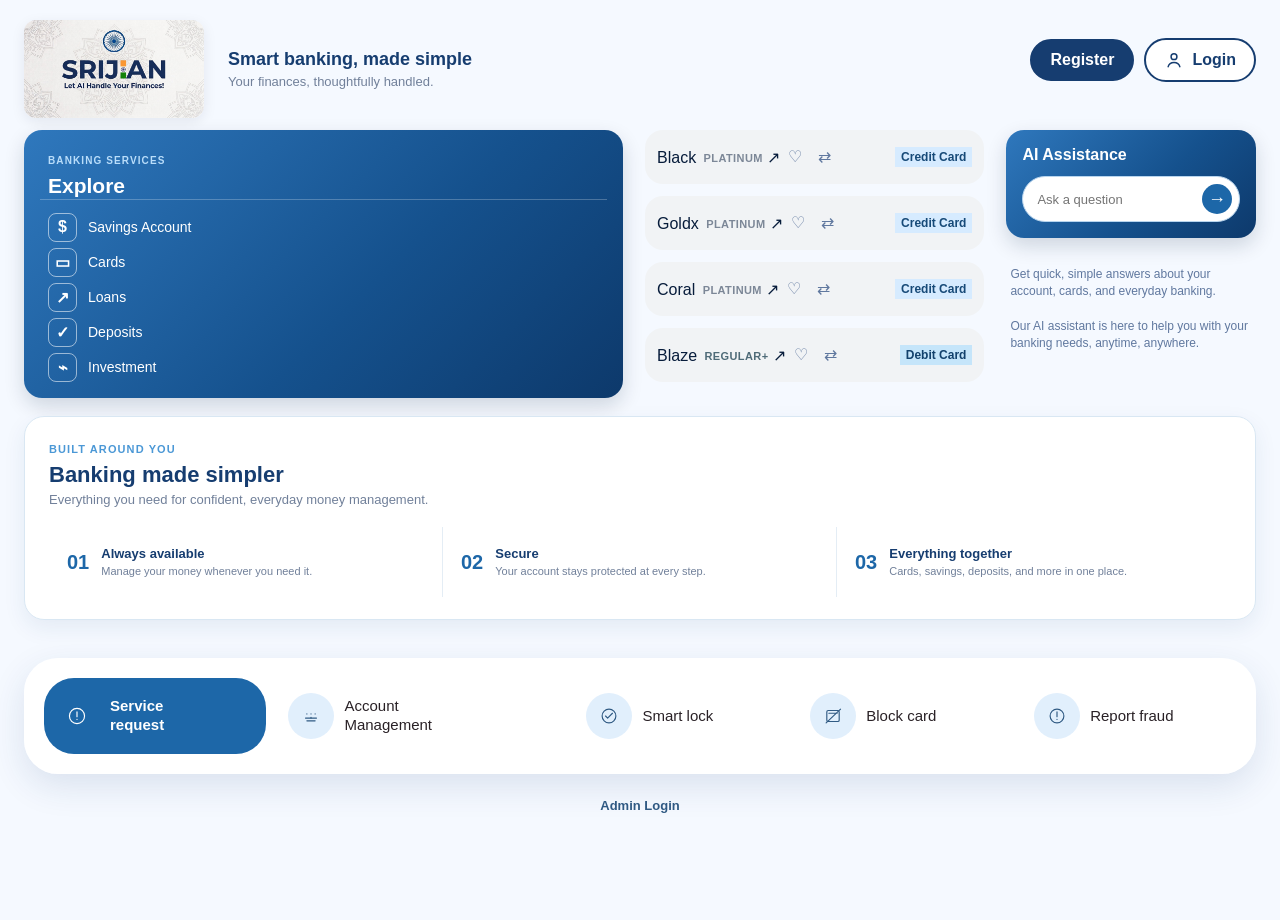
<file: index.html>
<!DOCTYPE html>
<html lang="en">
<head>
	<meta charset="UTF-8">
	<meta name="viewport" content="width=device-width, initial-scale=1.0">
	<title>Starting Page</title>
	<link rel="stylesheet" href="startingPage.css">
</head>
<body>
	<header class="top-bar">
		<logo>
			<img class="logo" src="logo.jpeg" alt="Logo">
		</logo>
		<div class="brand-message">
			<strong>Smart banking, made simple</strong>
			<span>Your finances, thoughtfully handled.</span>
		</div>
		<nav class="auth-actions" aria-label="Account actions">
			<a class="register-button" href="register.html">Register</a>
			<a class="login-button" href="registereduser.html">
				<svg viewBox="0 0 24 24" aria-hidden="true"><circle cx="12" cy="8" r="3.5"/><path d="M5 20c.8-3.1 3.2-5 7-5s6.2 1.9 7 5"/></svg>
				<span>Login</span>
			</a>
		</nav>
	</header>

	<div class="main-content">
		<aside class="feature-sidebar" aria-labelledby="feature-sidebar-title">
			<div class="feature-sidebar-heading">
				<span class="feature-kicker">Banking services</span>
				<h1 id="feature-sidebar-title">Explore</h1>
			</div>
			<nav class="feature-list" aria-label="Banking features">
				<a class="feature-link" href="registereduser.html"><span class="feature-icon">$</span><span>Savings Account</span></a>
				<a class="feature-link" href="card.html"><span class="feature-icon">▭</span><span>Cards</span></a>
				<a class="feature-link" href="loan.html"><span class="feature-icon">↗</span><span>Loans</span></a>
				<a class="feature-link" href="registereduser.html"><span class="feature-icon">✓</span><span>Deposits</span></a>
				<a class="feature-link" href="investement.html"><span class="feature-icon">⌁</span><span>Investment</span></a>
			</nav>
		</aside>

		<aside class="credit-card-list" aria-label="Credit card offers">
		<article class="credit-card-offer">
			<div class="offer-heading"><h2>Black <span class="card-tier">Platinum</span> <span aria-hidden="true">↗</span></h2><span class="offer-actions">♡　⇄</span></div>
			<span class="offer-tag">Credit Card</span>
		</article>
		<article class="credit-card-offer">
			<div class="offer-heading"><h2>Goldx <span class="card-tier">Platinum</span> <span aria-hidden="true">↗</span></h2><span class="offer-actions">♡　⇄</span></div>
			<span class="offer-tag">Credit Card</span>
		</article>
		<article class="credit-card-offer">
			<div class="offer-heading"><h2>Coral <span class="card-tier">Platinum</span> <span aria-hidden="true">↗</span></h2><span class="offer-actions">♡　⇄</span></div>
			<span class="offer-tag">Credit Card</span>
		</article>
		<article class="credit-card-offer">
			<div class="offer-heading"><h2>Blaze <span class="card-tier regular-tier">Regular+</span> <span aria-hidden="true">↗</span></h2><span class="offer-actions">♡　⇄</span></div>
			<span class="offer-tag debit-tag">Debit Card</span>
		</article>
		</aside>

			<div class="compact-ai-column">
				<aside class="compact-ai-box" aria-labelledby="compact-ai-title">
					<div class="compact-ai-heading">
						<h2 id="compact-ai-title">AI Assistance</h2>
					</div>
					<div class="compact-ai-input">
						<input type="text" aria-label="Ask AI assistance" placeholder="Ask a question">
						<button type="button" aria-label="Send question">→</button>
					</div>
				</aside>
				<p class="compact-ai-copy">
					<br>
					Get quick, simple answers about your account, cards, and everyday banking.
					<br>
					<br>
					Our AI assistant is here to help you with your banking needs, anytime, anywhere.
				</p>
			</div>

	</div>

	<section class="banking-highlights" aria-label="Banking highlights">
		<div class="highlights-heading">
			<span>Built around you</span>
			<h2>Banking made simpler</h2>
			<p>Everything you need for confident, everyday money management.</p>
		</div>
		<article class="highlight-item">
			<span class="highlight-value">01</span>
			<div><strong>Always available</strong><small>Manage your money whenever you need it.</small></div>
		</article>
		<article class="highlight-item">
			<span class="highlight-value">02</span>
			<div><strong>Secure</strong><small>Your account stays protected at every step.</small></div>
		</article>
		<article class="highlight-item">
			<span class="highlight-value">03</span>
			<div><strong>Everything together</strong><small>Cards, savings, deposits, and more in one place.</small></div>
		</article>
	</section>

	<section class="quick-actions" aria-label="Quick services">
		<button class="quick-action active-action">
			<svg viewBox="0 0 32 32" aria-hidden="true"><circle cx="16" cy="16" r="11"/><path d="M16 10v7m0 4h.01"/></svg>
			<span>Service<br>request</span>
		</button>
		<button class="quick-action">
			<svg viewBox="0 0 32 32" aria-hidden="true"><path d="M8 19h16M10 13h.01m6 0h.01m6 0h.01M10 23h12"/><path d="M16 19v-1"/></svg>
			<span>Account<br>Management</span>
		</button>
		<button class="quick-action">
			<svg viewBox="0 0 32 32" aria-hidden="true"><circle cx="16" cy="16" r="10"/><path d="m11 16 3 3 7-7"/></svg>
			<span>Smart lock</span>
		</button>
		<button class="quick-action">
			<svg viewBox="0 0 32 32" aria-hidden="true"><rect x="7" y="8" width="18" height="16" rx="2"/><path d="m6 26 21-20M10 12h12"/></svg>
			<span>Block card</span>
		</button>
		<button class="quick-action">
			<svg viewBox="0 0 32 32" aria-hidden="true"><circle cx="16" cy="16" r="10"/><path d="M16 10v7m0 4h.01"/></svg>
			<span>Report fraud</span>
		</button>
	</section>

	<a class="admin-login" href="adLOG.html">Admin Login</a>
<script src="landing-ai-v2.js?v=3"></script>
</body>
</html>
</file>
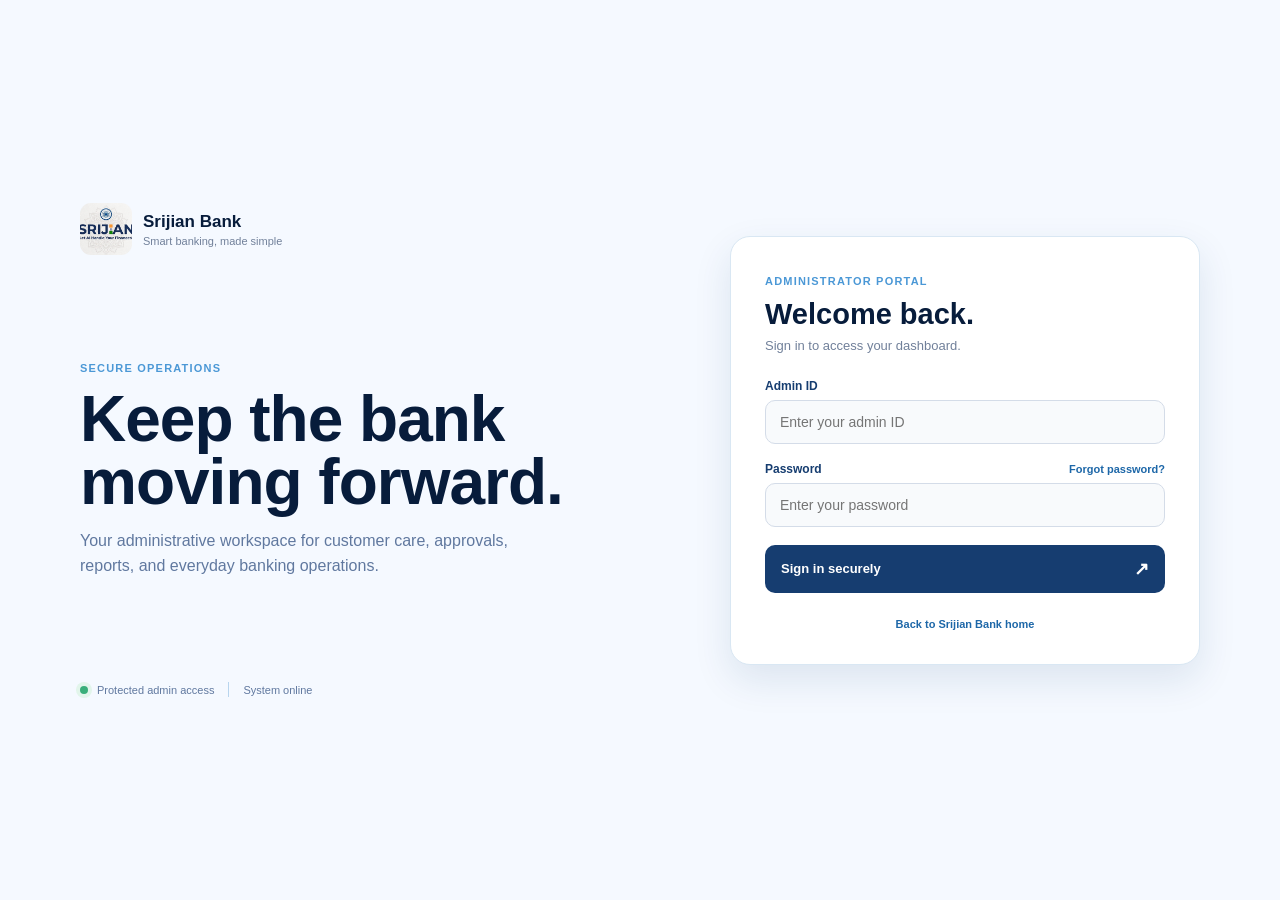
<file: adLOG.html>
<!DOCTYPE html>
<html lang="en">
<head>
	<meta charset="UTF-8">
	<meta name="viewport" content="width=device-width, initial-scale=1.0">
	<title>Admin Login | Srijian Bank</title>
	<link rel="stylesheet" href="adLOG.css">
</head>
<body>
	<main class="admin-login-page">
		<section class="admin-login-intro" aria-labelledby="intro-title">
			<a class="admin-login-brand" href="startingPage.html"><img src="logo.jpeg" alt="Srijian Bank logo"><span><strong>Srijian Bank</strong><small>Smart banking, made simple</small></span></a>
			<div class="intro-copy"><span class="eyebrow">Secure operations</span><h1 id="intro-title">Keep the bank moving forward.</h1><p>Your administrative workspace for customer care, approvals, reports, and everyday banking operations.</p></div>
			<div class="intro-footer"><span class="status-dot"></span><span>Protected admin access</span><span class="intro-divider"></span><span>System online</span></div>
		</section>

		<section class="admin-login-card" aria-labelledby="login-title">
			<div class="card-heading"><span class="eyebrow">Administrator portal</span><h2 id="login-title">Welcome back.</h2><p>Sign in to access your dashboard.</p></div>
			<form class="admin-login-form" action="admin.html" method="get">
				<div class="form-field"><label for="admin-id">Admin ID</label><input id="admin-id" name="admin-id" type="text" placeholder="Enter your admin ID" autocomplete="username" required></div>
				<div class="form-field"><div class="label-line"><label for="admin-password">Password</label><a href="#reset">Forgot password?</a></div><input id="admin-password" name="password" type="password" placeholder="Enter your password" autocomplete="current-password" required></div>				<button type="submit">Sign in securely <span>↗</span></button>
            </form>
			<a class="back-home" href="startingPage.html">Back to Srijian Bank home</a>
		</section>
	</main>
</body>
</html>
</file>
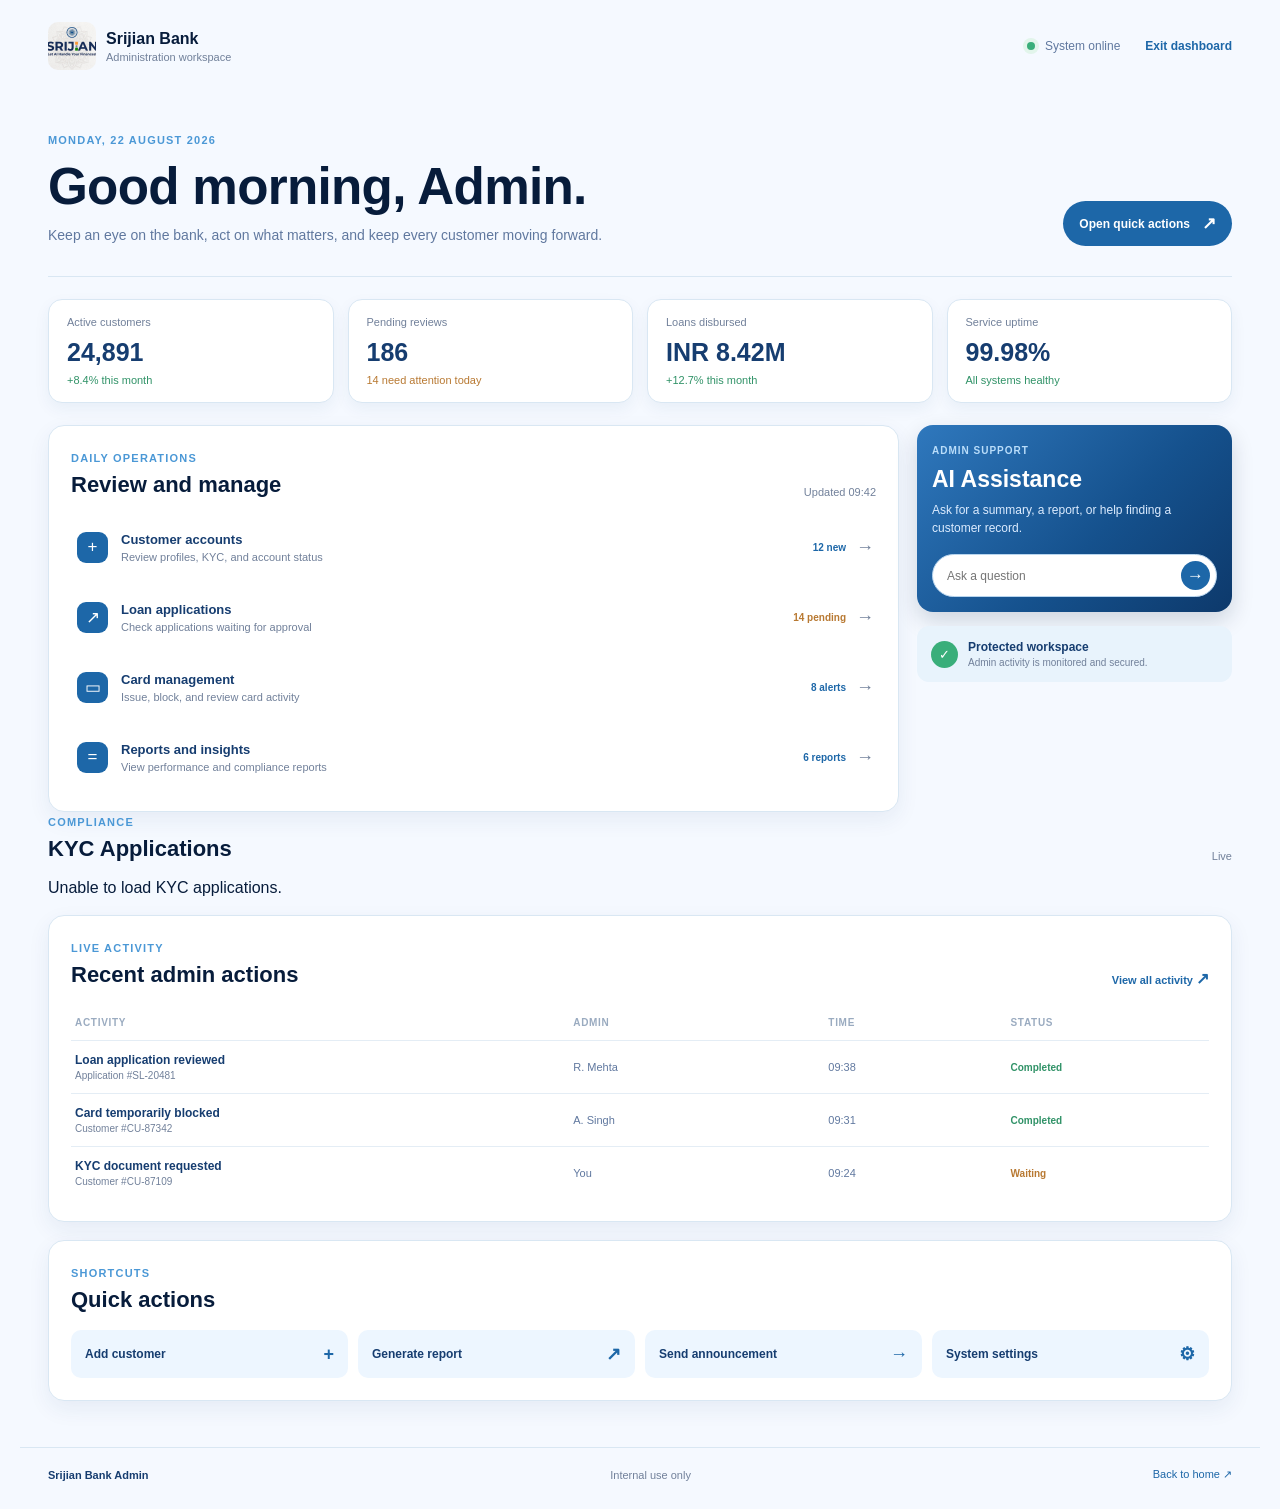
<file: admin.html>
<!DOCTYPE html>
<html lang="en">

<head>

    <meta charset="UTF-8">

    <meta
        name="viewport"
        content="width=device-width, initial-scale=1.0"
    >

    <title>Admin Dashboard | Srijian Bank</title>

    <link
        rel="stylesheet"
        href="admin.css"
    >

</head>


<body>


    <!-- ================= TOP BAR ================= -->

    <header class="admin-topbar">

        <a
            class="admin-brand"
            href="startingPage.html"
        >

            <img
                src="logo.jpeg"
                alt="Srijian Bank logo"
            >

            <span>

                <strong>
                    Srijian Bank
                </strong>

                <small>
                    Administration workspace
                </small>

            </span>

        </a>


        <div class="admin-session">

            <span class="status-dot"></span>

            <span>
                System online
            </span>

            <a href="startingPage.html">
                Exit dashboard
            </a>

        </div>

    </header>



    <main>


        <!-- ================= WELCOME ================= -->

        <section
            class="admin-welcome"
            aria-labelledby="dashboard-title"
        >

            <div>

                <span class="eyebrow">
                    Monday, 22 August 2026
                </span>

                <h1 id="dashboard-title">
                    Good morning, Admin.
                </h1>

                <p>
                    Keep an eye on the bank, act on what matters,
                    and keep every customer moving forward.
                </p>

            </div>


            <a
                class="primary-action"
                href="#quick-actions"
            >

                Open quick actions
                <span>↗</span>

            </a>

        </section>



        <!-- ================= METRICS ================= -->

        <section
            class="metric-grid"
            aria-label="Banking overview"
        >

            <article class="metric-card">

                <span class="metric-label">
                    Active customers
                </span>

                <strong>
                    24,891
                </strong>

                <small class="positive">
                    +8.4% this month
                </small>

            </article>


            <article class="metric-card">

                <span class="metric-label">
                    Pending reviews
                </span>

                <strong>
                    186
                </strong>

                <small class="attention">
                    14 need attention today
                </small>

            </article>


            <article class="metric-card">

                <span class="metric-label">
                    Loans disbursed
                </span>

                <strong>
                    INR 8.42M
                </strong>

                <small class="positive">
                    +12.7% this month
                </small>

            </article>


            <article class="metric-card">

                <span class="metric-label">
                    Service uptime
                </span>

                <strong>
                    99.98%
                </strong>

                <small class="positive">
                    All systems healthy
                </small>

            </article>

        </section>



        <!-- ================= ADMIN GRID ================= -->

        <div class="admin-grid">


            <!-- ================= OPERATIONS ================= -->

            <section
                class="operations-panel"
                aria-labelledby="operations-title"
            >

                <div class="section-heading">

                    <div>

                        <span class="eyebrow">
                            Daily operations
                        </span>

                        <h2 id="operations-title">
                            Review and manage
                        </h2>

                    </div>


                    <span class="panel-date">
                        Updated 09:42
                    </span>

                </div>


                <div class="operation-list">


                    <a
                        class="operation-item"
                        href="#customers"
                    >

                        <span class="operation-icon">
                            +
                        </span>


                        <span>

                            <strong>
                                Customer accounts
                            </strong>

                            <small>
                                Review profiles, KYC, and account status
                            </small>

                        </span>


                        <span class="operation-count">
                            12 new
                        </span>


                        <span class="operation-arrow">
                            →
                        </span>

                    </a>



                    <a
                        class="operation-item"
                        href="#loans"
                    >

                        <span class="operation-icon">
                            ↗
                        </span>


                        <span>

                            <strong>
                                Loan applications
                            </strong>

                            <small>
                                Check applications waiting for approval
                            </small>

                        </span>


                        <span class="operation-count warning-count">
                            14 pending
                        </span>


                        <span class="operation-arrow">
                            →
                        </span>

                    </a>



                    <a
                        class="operation-item"
                        href="#cards"
                    >

                        <span class="operation-icon">
                            ▭
                        </span>


                        <span>

                            <strong>
                                Card management
                            </strong>

                            <small>
                                Issue, block, and review card activity
                            </small>

                        </span>


                        <span class="operation-count">
                            8 alerts
                        </span>


                        <span class="operation-arrow">
                            →
                        </span>

                    </a>



                    <a
                        class="operation-item"
                        href="#reports"
                    >

                        <span class="operation-icon">
                            =
                        </span>


                        <span>

                            <strong>
                                Reports and insights
                            </strong>

                            <small>
                                View performance and compliance reports
                            </small>

                        </span>


                        <span class="operation-count">
                            6 reports
                        </span>


                        <span class="operation-arrow">
                            →
                        </span>

                    </a>

                </div>

            </section>



            <!-- ================= BANK AI ================= -->

            <aside
                class="admin-ai-column"
                aria-labelledby="admin-ai-title"
            >

                <div class="admin-ai-box">

                    <span class="ai-eyebrow">
                        Admin support
                    </span>

                    <h2 id="admin-ai-title">
                        AI Assistance
                    </h2>

                    <p>
                        Ask for a summary, a report, or help finding a customer record.
                    </p>


                    <div class="admin-ai-input">

                        <input
                            id="adminAiInput"
                            type="text"
                            aria-label="Ask admin AI assistance"
                            placeholder="Ask a question"
                        >


                        <button
                            id="adminAiButton"
                            type="button"
                            aria-label="Send question"
                        >
                            →
                        </button>

                    </div>


                    <div id="adminAiResponse"></div>

                </div>



                <div class="security-note">

                    <span class="shield-mark">
                        ✓
                    </span>


                    <div>

                        <strong>
                            Protected workspace
                        </strong>

                        <small>
                            Admin activity is monitored and secured.
                        </small>

                    </div>

                </div>

            </aside>

        </div>



        <!-- =====================================================
             KYC APPLICATIONS
        ====================================================== -->

        <section
            class="kyc-admin-section"
            id="kyc-section"
            aria-labelledby="kyc-title"
        >

            <div class="section-heading">

                <div>

                    <span class="eyebrow">
                        Compliance
                    </span>

                    <h2 id="kyc-title">
                        KYC Applications
                    </h2>

                </div>


                <span class="panel-date">
                    Live
                </span>

            </div>


            <div id="kycApplications">

                <p>
                    Loading KYC applications...
                </p>

            </div>

        </section>



        <!-- ================= ACTIVITY ================= -->

        <section
            class="activity-panel"
            aria-labelledby="activity-title"
        >

            <div class="section-heading">

                <div>

                    <span class="eyebrow">
                        Live activity
                    </span>

                    <h2 id="activity-title">
                        Recent admin actions
                    </h2>

                </div>


                <a
                    class="view-link"
                    href="#activity"
                >

                    View all activity
                    <span>↗</span>

                </a>

            </div>



            <div
                class="activity-table"
                role="table"
                aria-label="Recent admin actions"
            >


                <div
                    class="activity-row activity-header"
                    role="row"
                >

                    <span>
                        Activity
                    </span>

                    <span>
                        Admin
                    </span>

                    <span>
                        Time
                    </span>

                    <span>
                        Status
                    </span>

                </div>



                <div
                    class="activity-row"
                    role="row"
                >

                    <span>

                        <strong>
                            Loan application reviewed
                        </strong>

                        <small>
                            Application #SL-20481
                        </small>

                    </span>


                    <span>
                        R. Mehta
                    </span>


                    <span>
                        09:38
                    </span>


                    <span class="activity-status done">
                        Completed
                    </span>

                </div>



                <div
                    class="activity-row"
                    role="row"
                >

                    <span>

                        <strong>
                            Card temporarily blocked
                        </strong>

                        <small>
                            Customer #CU-87342
                        </small>

                    </span>


                    <span>
                        A. Singh
                    </span>


                    <span>
                        09:31
                    </span>


                    <span class="activity-status done">
                        Completed
                    </span>

                </div>



                <div
                    class="activity-row"
                    role="row"
                >

                    <span>

                        <strong>
                            KYC document requested
                        </strong>

                        <small>
                            Customer #CU-87109
                        </small>

                    </span>


                    <span>
                        You
                    </span>


                    <span>
                        09:24
                    </span>


                    <span class="activity-status waiting">
                        Waiting
                    </span>

                </div>

            </div>

        </section>



        <!-- ================= QUICK ACTIONS ================= -->

        <section
            class="quick-actions"
            id="quick-actions"
            aria-labelledby="actions-title"
        >

            <div class="section-heading">

                <div>

                    <span class="eyebrow">
                        Shortcuts
                    </span>

                    <h2 id="actions-title">
                        Quick actions
                    </h2>

                </div>

            </div>


            <div class="quick-action-grid">

                <a href="#new-user">
                    Add customer
                    <span>+</span>
                </a>


                <a href="#report">
                    Generate report
                    <span>↗</span>
                </a>


                <a href="#broadcast">
                    Send announcement
                    <span>→</span>
                </a>


                <a href="#settings">
                    System settings
                    <span>⚙</span>
                </a>

            </div>

        </section>


    </main>



    <!-- ================= FOOTER ================= -->

    <footer class="admin-footer">

        <span>
            Srijian Bank Admin
        </span>


        <span>
            Internal use only
        </span>


        <a href="startingPage.html">
            Back to home ↗
        </a>

    </footer>



    <!-- ================= BANK AI JAVASCRIPT ================= -->

    <script>

        const input =
            document.querySelector("#adminAiInput");


        const button =
            document.querySelector("#adminAiButton");


        const responseBox =
            document.querySelector("#adminAiResponse");


        button.addEventListener(
            "click",
            async () => {

                const message =
                    input.value.trim();


                if (!message) {
                    return;
                }


                responseBox.innerText =
                    "Thinking...";


                try {

                    const response =
                        await fetch(
                            "https://sih-project-backend-joar.onrender.com/api/ai/bank-chat",
                            {

                                method: "POST",

                                headers: {
                                    "Content-Type":
                                        "application/json"
                                },

                                body: JSON.stringify({
                                    message: message
                                })

                            }
                        );


                    const data =
                        await response.json();


                    if (data.success) {

                        responseBox.innerText =
                            data.response;

                    } else {

                        responseBox.innerText =
                            data.message ||
                            "Something went wrong.";

                    }


                } catch (error) {

                    console.error(
                        "Bank AI error:",
                        error
                    );


                    responseBox.innerText =
                        "Unable to connect to Bank AI.";

                }

            }
        );


        input.addEventListener(
            "keydown",
            (event) => {

                if (event.key === "Enter") {

                    button.click();

                }

            }
        );

    </script>



    <!-- ================= KYC JAVASCRIPT ================= -->

    <script src="admin.js"></script>


</body>

</html>
</file>
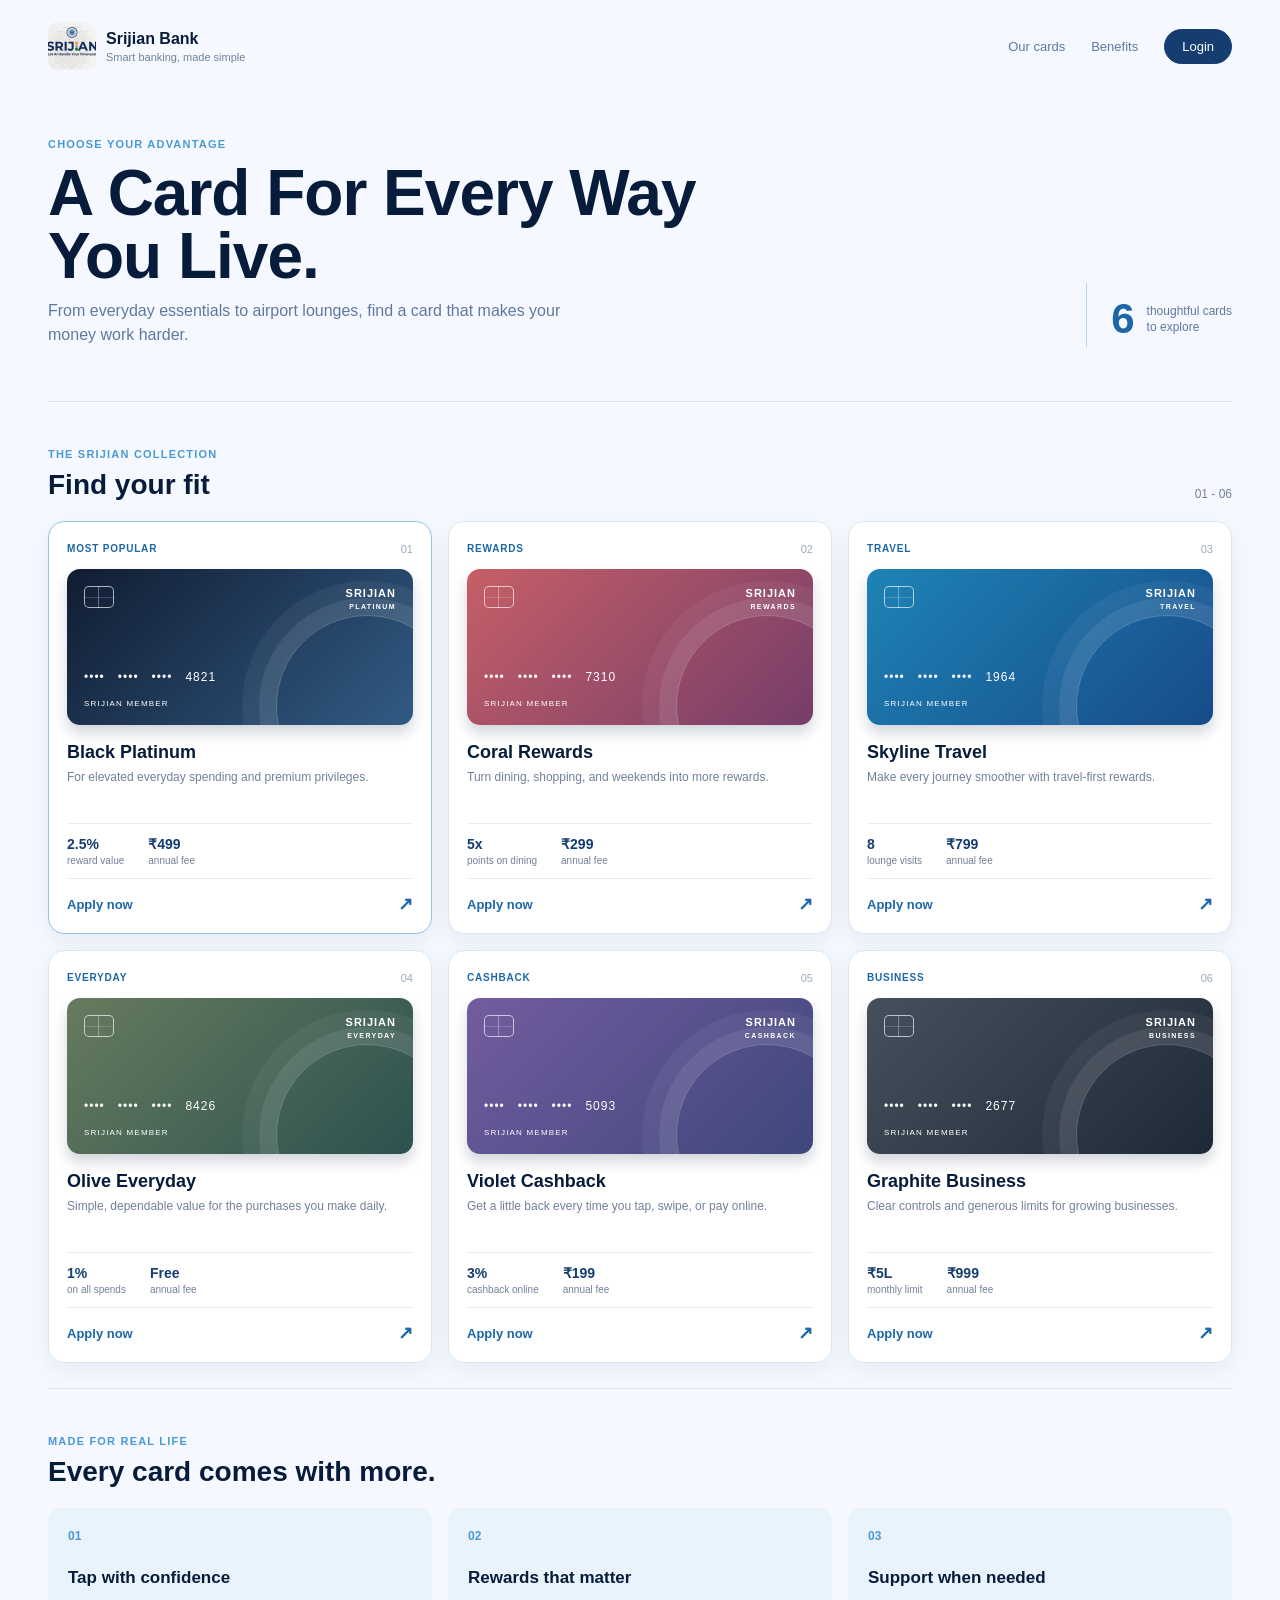
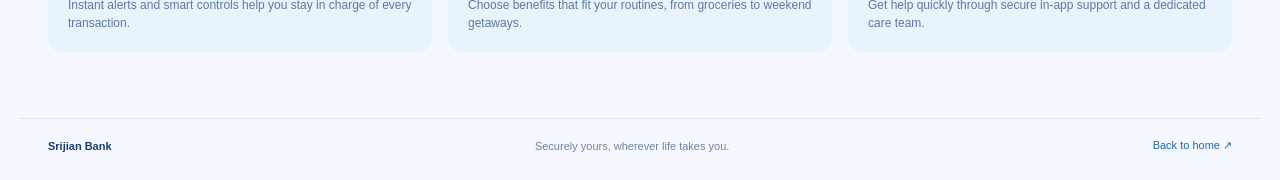
<file: card.html>
<!DOCTYPE html>
<html lang="en">
<head>
	<meta charset="UTF-8">
	<meta name="viewport" content="width=device-width, initial-scale=1.0">
	<title>Cards | Srijian Bank</title>
	<link rel="stylesheet" href="card.css">
</head>
<body>
	<header class="card-topbar">
		<a class="card-brand" href="startingPage.html">
			<img src="logo.jpeg" alt="Srijian Bank logo">
			<span><strong>Srijian Bank</strong><small>Smart banking, made simple</small></span>
		</a>
		<nav class="card-nav" aria-label="Card page navigation">
			<a href="#our-cards">Our cards</a>
			<a href="#benefits">Benefits</a>
			<a class="card-login" href="registereduser.html">Login</a>
		</nav>
	</header>

	<main>
		<section class="card-hero" aria-labelledby="page-title">
			<div>
				<span class="eyebrow">Choose Your Advantage</span>
				<h1 id="page-title">A Card For Every Way You Live.</h1>
				<p>From everyday essentials to airport lounges, find a card that makes your money work harder.</p>
			</div>
			<div class="hero-note"><span>6</span><small>thoughtful cards<br>to explore</small></div>
		</section>

		<section class="card-showcase" id="our-cards" aria-labelledby="cards-title">
			<div class="section-heading">
				<div><span class="eyebrow">The Srijian collection</span><h2 id="cards-title">Find your fit</h2></div>
				<span class="collection-count">01 - 06</span>
			</div>
			<div class="card-grid">
				<article class="product-card featured-card">
					<div class="product-card-top"><span class="product-label">Most popular</span><span class="product-index">01</span></div>
					<div class="bank-card card-midnight"><span class="card-chip"></span><span class="card-mark">SRIJIAN<br><small>PLATINUM</small></span><span class="card-number">••••　••••　••••　4821</span><span class="card-holder">SRIJIAN MEMBER</span></div>
					<h3>Black Platinum</h3><p>For elevated everyday spending and premium privileges.</p>
					<div class="product-meta"><span><strong>2.5%</strong><small>reward value</small></span><span><strong>₹499</strong><small>annual fee</small></span></div>
					<a class="product-link" href="registereduser.html">Apply now <span>↗</span></a>
				</article>
				<article class="product-card">
					<div class="product-card-top"><span class="product-label">Rewards</span><span class="product-index">02</span></div>
					<div class="bank-card card-coral"><span class="card-chip"></span><span class="card-mark">SRIJIAN<br><small>REWARDS</small></span><span class="card-number">••••　••••　••••　7310</span><span class="card-holder">SRIJIAN MEMBER</span></div>
					<h3>Coral Rewards</h3><p>Turn dining, shopping, and weekends into more rewards.</p>
					<div class="product-meta"><span><strong>5x</strong><small>points on dining</small></span><span><strong>₹299</strong><small>annual fee</small></span></div>
					<a class="product-link" href="registereduser.html">Apply now <span>↗</span></a>
				</article>
				<article class="product-card">
					<div class="product-card-top"><span class="product-label">Travel</span><span class="product-index">03</span></div>
					<div class="bank-card card-sky"><span class="card-chip"></span><span class="card-mark">SRIJIAN<br><small>TRAVEL</small></span><span class="card-number">••••　••••　••••　1964</span><span class="card-holder">SRIJIAN MEMBER</span></div>
					<h3>Skyline Travel</h3><p>Make every journey smoother with travel-first rewards.</p>
					<div class="product-meta"><span><strong>8</strong><small>lounge visits</small></span><span><strong>₹799</strong><small>annual fee</small></span></div>
					<a class="product-link" href="registereduser.html">Apply now <span>↗</span></a>
				</article>
				<article class="product-card">
					<div class="product-card-top"><span class="product-label">Everyday</span><span class="product-index">04</span></div>
					<div class="bank-card card-olive"><span class="card-chip"></span><span class="card-mark">SRIJIAN<br><small>EVERYDAY</small></span><span class="card-number">••••　••••　••••　8426</span><span class="card-holder">SRIJIAN MEMBER</span></div>
					<h3>Olive Everyday</h3><p>Simple, dependable value for the purchases you make daily.</p>
					<div class="product-meta"><span><strong>1%</strong><small>on all spends</small></span><span><strong>Free</strong><small>annual fee</small></span></div>
					<a class="product-link" href="registereduser.html">Apply now <span>↗</span></a>
				</article>
				<article class="product-card">
					<div class="product-card-top"><span class="product-label">Cashback</span><span class="product-index">05</span></div>
					<div class="bank-card card-violet"><span class="card-chip"></span><span class="card-mark">SRIJIAN<br><small>CASHBACK</small></span><span class="card-number">••••　••••　••••　5093</span><span class="card-holder">SRIJIAN MEMBER</span></div>
					<h3>Violet Cashback</h3><p>Get a little back every time you tap, swipe, or pay online.</p>
					<div class="product-meta"><span><strong>3%</strong><small>cashback online</small></span><span><strong>₹199</strong><small>annual fee</small></span></div>
					<a class="product-link" href="registereduser.html">Apply now <span>↗</span></a>
				</article>
				<article class="product-card">
					<div class="product-card-top"><span class="product-label">Business</span><span class="product-index">06</span></div>
					<div class="bank-card card-graphite"><span class="card-chip"></span><span class="card-mark">SRIJIAN<br><small>BUSINESS</small></span><span class="card-number">••••　••••　••••　2677</span><span class="card-holder">SRIJIAN MEMBER</span></div>
					<h3>Graphite Business</h3><p>Clear controls and generous limits for growing businesses.</p>
					<div class="product-meta"><span><strong>₹5L</strong><small>monthly limit</small></span><span><strong>₹999</strong><small>annual fee</small></span></div>
					<a class="product-link" href="registereduser.html">Apply now <span>↗</span></a>
				</article>
			</div>
		</section>

		<section class="benefits" id="benefits" aria-labelledby="benefits-title">
			<div class="section-heading"><div><span class="eyebrow">Made for real life</span><h2 id="benefits-title">Every card comes with more.</h2></div></div>
			<div class="benefit-grid">
				<article><span class="benefit-number">01</span><h3>Tap with confidence</h3><p>Instant alerts and smart controls help you stay in charge of every transaction.</p></article>
				<article><span class="benefit-number">02</span><h3>Rewards that matter</h3><p>Choose benefits that fit your routines, from groceries to weekend getaways.</p></article>
				<article><span class="benefit-number">03</span><h3>Support when needed</h3><p>Get help quickly through secure in-app support and a dedicated care team.</p></article>
			</div>
		</section>
	</main>

	<footer class="card-footer"><span>Srijian Bank</span><span>Securely yours, wherever life takes you.</span><a href="startingPage.html">Back to home ↗</a></footer>
</body>
</html>
</file>
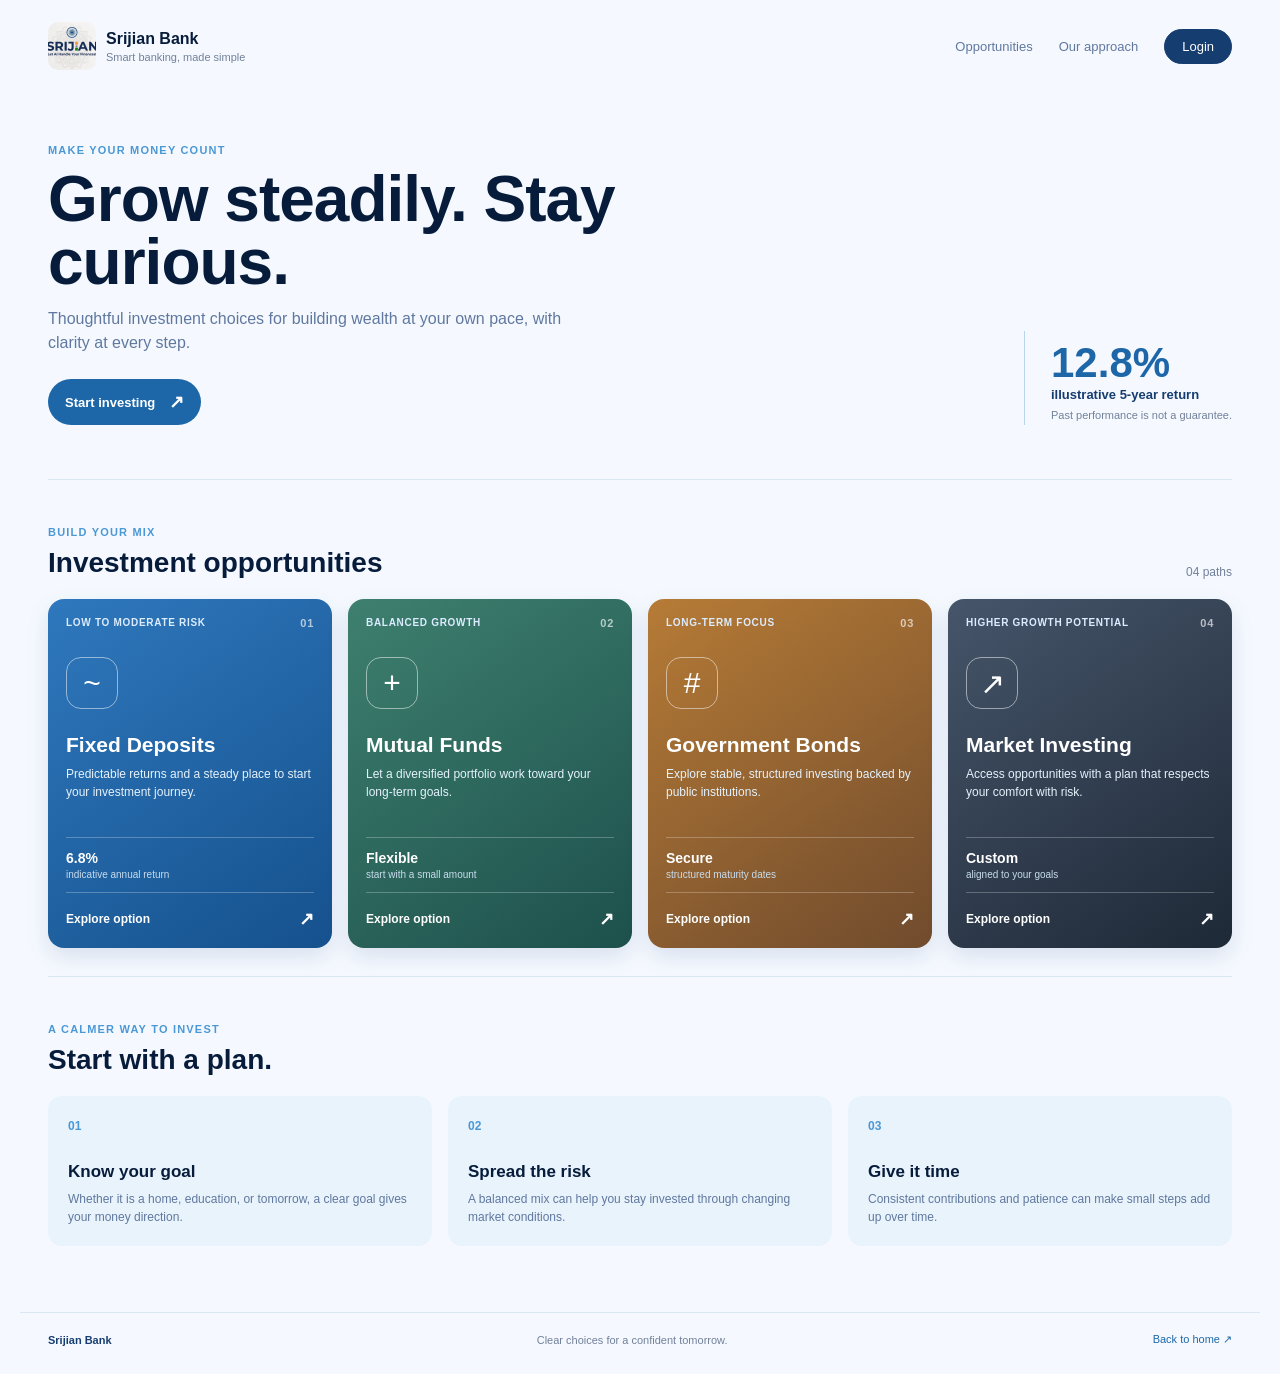
<file: investement.html>
<!DOCTYPE html>
<html lang="en">
<head>
	<meta charset="UTF-8">
	<meta name="viewport" content="width=device-width, initial-scale=1.0">
	<title>Investments | Srijian Bank</title>
	<link rel="stylesheet" href="investment.css">
</head>
<body>
	<header class="investment-topbar">
		<a class="investment-brand" href="startingPage.html">
			<img src="logo.jpeg" alt="Srijian Bank logo">
			<span><strong>Srijian Bank</strong><small>Smart banking, made simple</small></span>
		</a>
		<nav class="investment-nav" aria-label="Investment page navigation">
			<a href="#opportunities">Opportunities</a>
			<a href="#principles">Our approach</a>
			<a class="investment-login" href="registereduser.html">Login</a>
		</nav>
	</header>

	<main>
		<section class="investment-hero" aria-labelledby="page-title">
			<div>
				<span class="eyebrow">Make your money count</span>
				<h1 id="page-title">Grow steadily. Stay curious.</h1>
				<p>Thoughtful investment choices for building wealth at your own pace, with clarity at every step.</p>
				<a class="hero-action" href="registereduser.html">Start investing <span>↗</span></a>
			</div>
			<div class="hero-stat"><strong>12.8%</strong><span>illustrative 5-year return</span><small>Past performance is not a guarantee.</small></div>
		</section>

		<section class="opportunities" id="opportunities" aria-labelledby="opportunities-title">
			<div class="section-heading">
				<div><span class="eyebrow">Build your mix</span><h2 id="opportunities-title">Investment opportunities</h2></div>
				<span class="section-count">04 paths</span>
			</div>
			<div class="opportunity-grid">
				<article class="opportunity-card opportunity-blue">
					<div class="opportunity-top"><span>Low to moderate risk</span><b>01</b></div><div class="opportunity-icon">~</div>
					<h3>Fixed Deposits</h3><p>Predictable returns and a steady place to start your investment journey.</p>
					<div class="opportunity-meta"><strong>6.8%</strong><small>indicative annual return</small></div><a href="registereduser.html">Explore option <span>↗</span></a>
				</article>
				<article class="opportunity-card opportunity-green">
					<div class="opportunity-top"><span>Balanced growth</span><b>02</b></div><div class="opportunity-icon">+</div>
					<h3>Mutual Funds</h3><p>Let a diversified portfolio work toward your long-term goals.</p>
					<div class="opportunity-meta"><strong>Flexible</strong><small>start with a small amount</small></div><a href="registereduser.html">Explore option <span>↗</span></a>
				</article>
				<article class="opportunity-card opportunity-gold">
					<div class="opportunity-top"><span>Long-term focus</span><b>03</b></div><div class="opportunity-icon">#</div>
					<h3>Government Bonds</h3><p>Explore stable, structured investing backed by public institutions.</p>
					<div class="opportunity-meta"><strong>Secure</strong><small>structured maturity dates</small></div><a href="registereduser.html">Explore option <span>↗</span></a>
				</article>
				<article class="opportunity-card opportunity-dark">
					<div class="opportunity-top"><span>Higher growth potential</span><b>04</b></div><div class="opportunity-icon">↗</div>
					<h3>Market Investing</h3><p>Access opportunities with a plan that respects your comfort with risk.</p>
					<div class="opportunity-meta"><strong>Custom</strong><small>aligned to your goals</small></div><a href="registereduser.html">Explore option <span>↗</span></a>
				</article>
			</div>
		</section>

		<section class="investment-principles" id="principles" aria-labelledby="principles-title">
			<div class="section-heading"><div><span class="eyebrow">A calmer way to invest</span><h2 id="principles-title">Start with a plan.</h2></div></div>
			<div class="principle-grid">
				<article><span>01</span><h3>Know your goal</h3><p>Whether it is a home, education, or tomorrow, a clear goal gives your money direction.</p></article>
				<article><span>02</span><h3>Spread the risk</h3><p>A balanced mix can help you stay invested through changing market conditions.</p></article>
				<article><span>03</span><h3>Give it time</h3><p>Consistent contributions and patience can make small steps add up over time.</p></article>
			</div>
		</section>
	</main>

	<footer class="investment-footer"><span>Srijian Bank</span><span>Clear choices for a confident tomorrow.</span><a href="startingPage.html">Back to home ↗</a></footer>
</body>
</html>
</file>
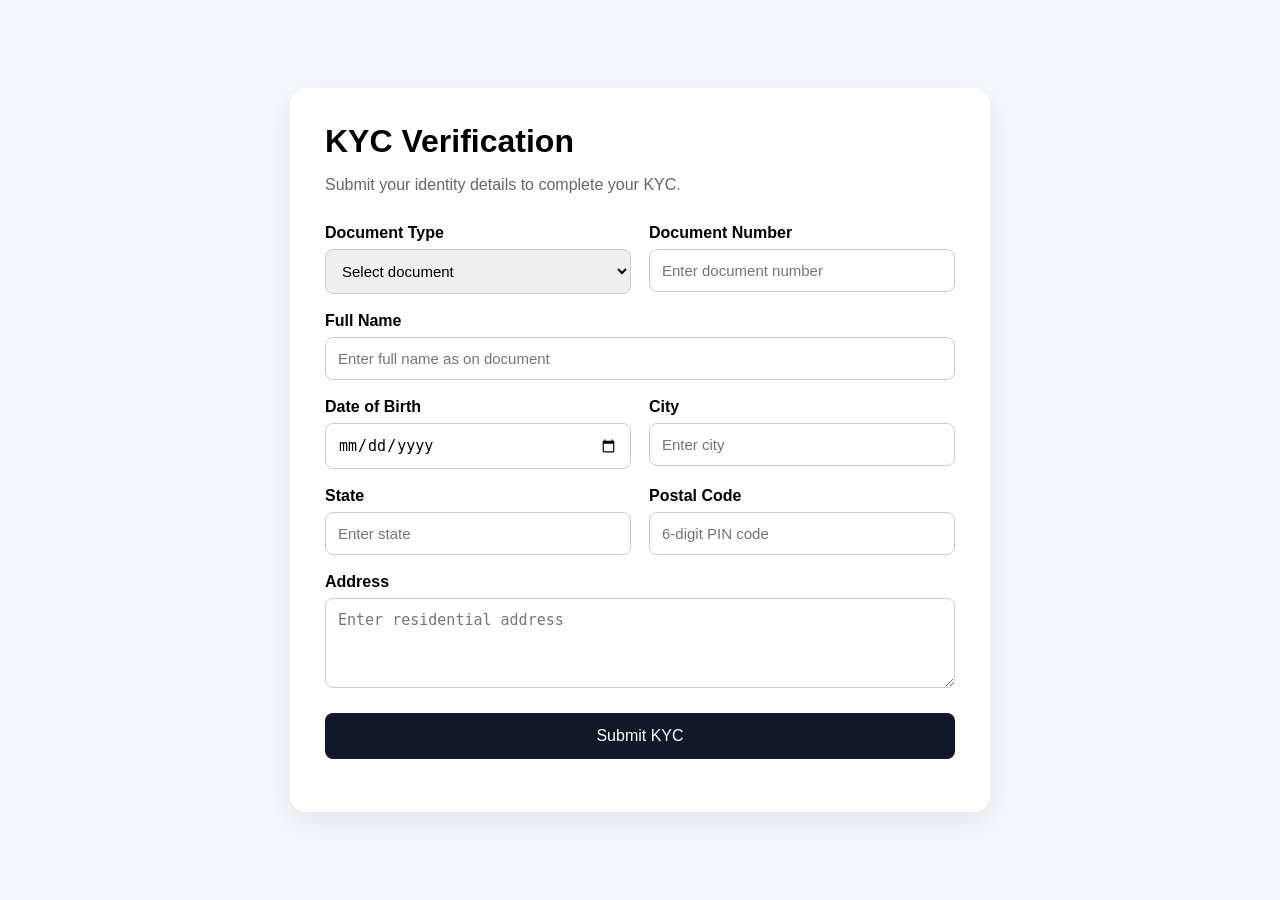
<file: kyc.html>
<!DOCTYPE html>
<html lang="en">

<head>
    <meta charset="UTF-8">

    <meta
        name="viewport"
        content="width=device-width, initial-scale=1.0"
    >

    <title>Srijian Bank - KYC</title>

    <style>
        * {
            box-sizing: border-box;
        }

        body {
            margin: 0;
            min-height: 100vh;
            font-family: Arial, sans-serif;
            background: #f4f7fb;
            display: flex;
            justify-content: center;
            align-items: center;
            padding: 30px;
        }

        .kyc-container {
            width: 100%;
            max-width: 700px;
            background: white;
            padding: 35px;
            border-radius: 16px;
            box-shadow: 0 10px 30px rgba(0, 0, 0, 0.08);
        }

        .kyc-container h1 {
            margin-top: 0;
            margin-bottom: 8px;
        }

        .subtitle {
            color: #666;
            margin-bottom: 30px;
        }

        .form-grid {
            display: grid;
            grid-template-columns: 1fr 1fr;
            gap: 18px;
        }

        .field {
            display: flex;
            flex-direction: column;
        }

        .field-wide {
            grid-column: 1 / -1;
        }

        label {
            margin-bottom: 7px;
            font-weight: 600;
        }

        input,
        select,
        textarea {
            width: 100%;
            padding: 12px;
            border: 1px solid #ccc;
            border-radius: 8px;
            font-size: 15px;
        }

        textarea {
            min-height: 90px;
            resize: vertical;
        }

        .submit-button {
            width: 100%;
            margin-top: 25px;
            padding: 14px;
            border: none;
            border-radius: 8px;
            background: #111827;
            color: white;
            font-size: 16px;
            cursor: pointer;
        }

        .submit-button:hover {
            opacity: 0.9;
        }

        .status-message {
            margin-top: 18px;
            text-align: center;
            font-weight: 600;
        }

        @media (max-width: 600px) {

            .form-grid {
                grid-template-columns: 1fr;
            }

            .field-wide {
                grid-column: auto;
            }

            .kyc-container {
                padding: 22px;
            }
        }
    </style>
</head>


<body>

    <div class="kyc-container">

        <h1>KYC Verification</h1>

        <p class="subtitle">
            Submit your identity details to complete your KYC.
        </p>


        <form id="kycForm">

            <div class="form-grid">


                <!-- Document Type -->

                <div class="field">

                    <label for="documentType">
                        Document Type
                    </label>

                    <select
                        id="documentType"
                        required
                    >

                        <option value="">
                            Select document
                        </option>

                        <option value="Aadhaar">
                            Aadhaar
                        </option>

                        <option value="PAN">
                            PAN
                        </option>

                        <option value="Passport">
                            Passport
                        </option>

                        <option value="Driving License">
                            Driving License
                        </option>

                    </select>

                </div>


                <!-- Document Number -->

                <div class="field">

                    <label for="documentNumber">
                        Document Number
                    </label>

                    <input
                        type="text"
                        id="documentNumber"
                        placeholder="Enter document number"
                        required
                    >

                </div>


                <!-- Full Name -->

                <div class="field field-wide">

                    <label for="fullName">
                        Full Name
                    </label>

                    <input
                        type="text"
                        id="fullName"
                        placeholder="Enter full name as on document"
                        required
                    >

                </div>


                <!-- Date of Birth -->

                <div class="field">

                    <label for="dateOfBirth">
                        Date of Birth
                    </label>

                    <input
                        type="date"
                        id="dateOfBirth"
                    >

                </div>


                <!-- City -->

                <div class="field">

                    <label for="city">
                        City
                    </label>

                    <input
                        type="text"
                        id="city"
                        placeholder="Enter city"
                    >

                </div>


                <!-- State -->

                <div class="field">

                    <label for="state">
                        State
                    </label>

                    <input
                        type="text"
                        id="state"
                        placeholder="Enter state"
                    >

                </div>


                <!-- Postal Code -->

                <div class="field">

                    <label for="postalCode">
                        Postal Code
                    </label>

                    <input
                        type="text"
                        id="postalCode"
                        placeholder="6-digit PIN code"
                        pattern="[0-9]{6}"
                    >

                </div>


                <!-- Address -->

                <div class="field field-wide">

                    <label for="address">
                        Address
                    </label>

                    <textarea
                        id="address"
                        placeholder="Enter residential address"
                    ></textarea>

                </div>


            </div>


            <button
                type="submit"
                class="submit-button"
            >
                Submit KYC
            </button>


            <div
                id="statusMessage"
                class="status-message"
            ></div>

        </form>

    </div>


    <script src="kyc.js"></script>

</body>

</html>
</file>
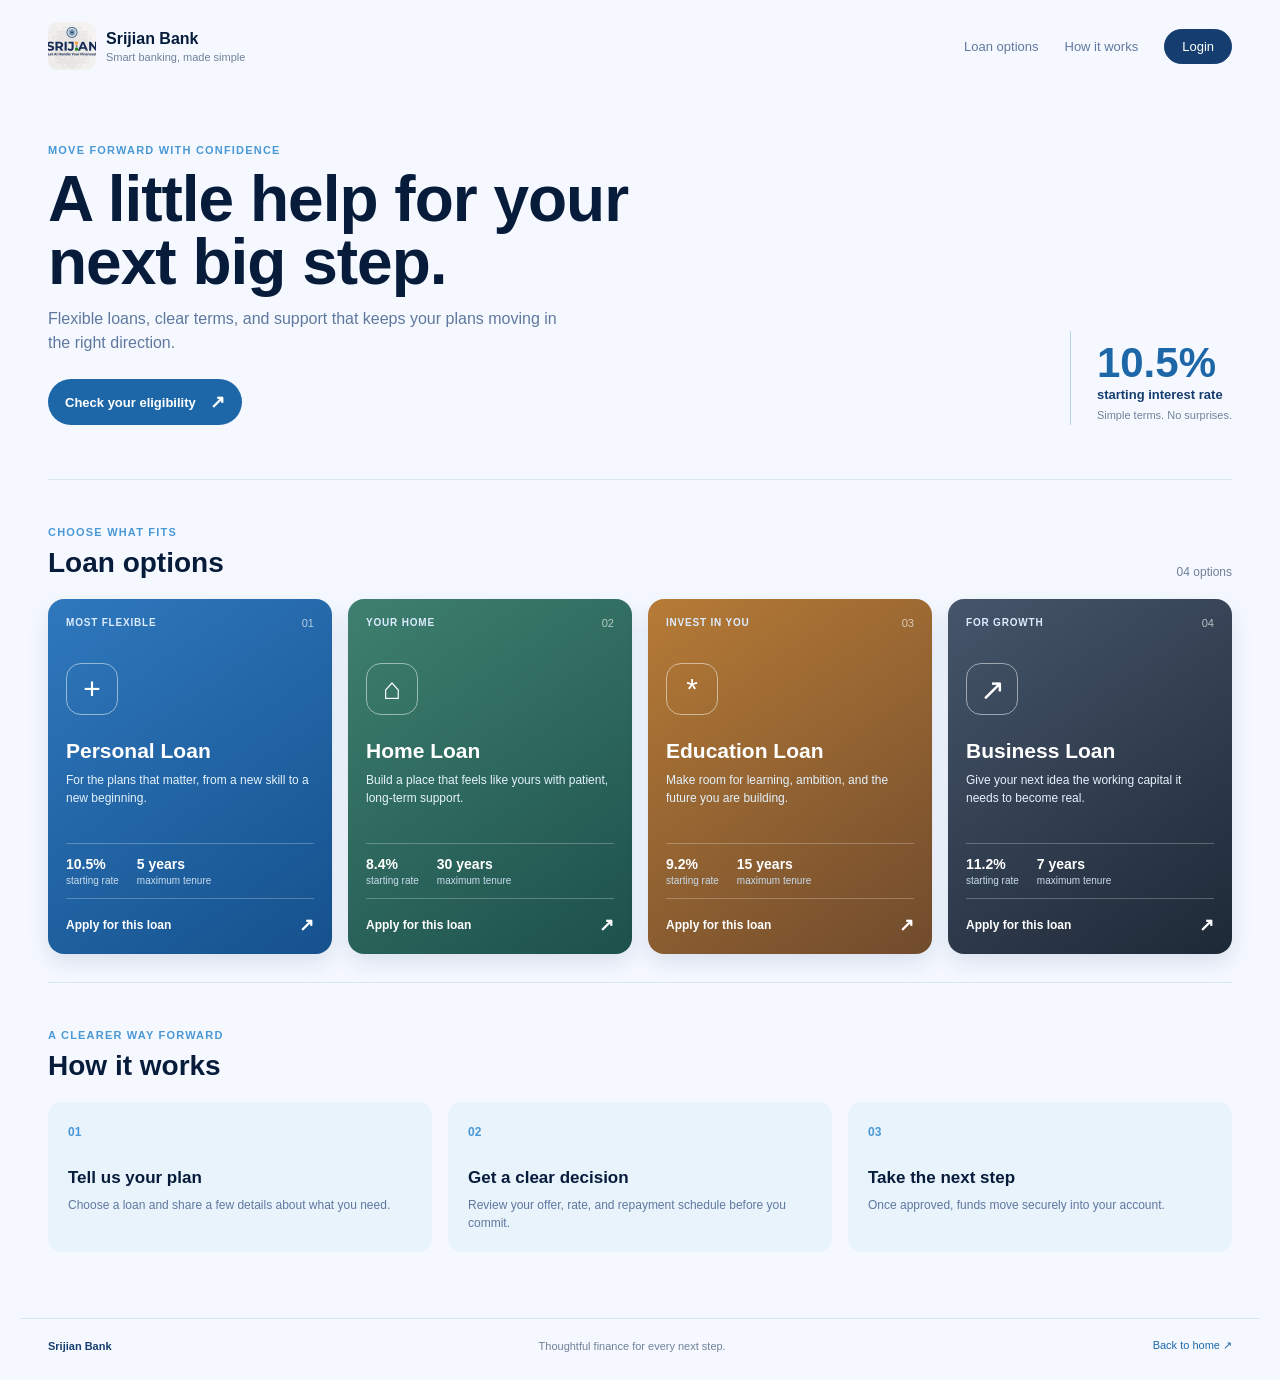
<file: loan.html>
<!DOCTYPE html>
<html lang="en">
<head>
	<meta charset="UTF-8">
	<meta name="viewport" content="width=device-width, initial-scale=1.0">
	<title>Loans | Srijian Bank</title>
	<link rel="stylesheet" href="loan.css">
</head>
<body>
	<header class="loan-topbar">
		<a class="loan-brand" href="startingPage.html">
			<img src="logo.jpeg" alt="Srijian Bank logo">
			<span><strong>Srijian Bank</strong><small>Smart banking, made simple</small></span>
		</a>
		<nav class="loan-nav" aria-label="Loan page navigation">
			<a href="#loan-options">Loan options</a>
			<a href="#how-it-works">How it works</a>
			<a class="loan-login" href="registereduser.html">Login</a>
		</nav>
	</header>

	<main>
		<section class="loan-hero" aria-labelledby="page-title">
			<div>
				<span class="eyebrow">Move forward with confidence</span>
				<h1 id="page-title">A little help for your next big step.</h1>
				<p>Flexible loans, clear terms, and support that keeps your plans moving in the right direction.</p>
				<a class="hero-action" href="registereduser.html">Check your eligibility <span>↗</span></a>
			</div>
			<div class="hero-stat"><strong>10.5%</strong><span>starting interest rate</span><small>Simple terms. No surprises.</small></div>
		</section>

		<section class="loan-options" id="loan-options" aria-labelledby="options-title">
			<div class="section-heading">
				<div><span class="eyebrow">Choose what fits</span><h2 id="options-title">Loan options</h2></div>
				<span class="section-count">04 options</span>
			</div>
			<div class="loan-grid">
				<article class="loan-card loan-card-blue">
					<div class="loan-card-top"><span class="loan-label">Most flexible</span><span class="loan-index">01</span></div>
					<div class="loan-symbol">+</div><h3>Personal Loan</h3><p>For the plans that matter, from a new skill to a new beginning.</p>
					<div class="loan-meta"><span><strong>10.5%</strong><small>starting rate</small></span><span><strong>5 years</strong><small>maximum tenure</small></span></div>
					<a href="registereduser.html">Apply for this loan <span>↗</span></a>
				</article>
				<article class="loan-card loan-card-green">
					<div class="loan-card-top"><span class="loan-label">Your home</span><span class="loan-index">02</span></div>
					<div class="loan-symbol">⌂</div><h3>Home Loan</h3><p>Build a place that feels like yours with patient, long-term support.</p>
					<div class="loan-meta"><span><strong>8.4%</strong><small>starting rate</small></span><span><strong>30 years</strong><small>maximum tenure</small></span></div>
					<a href="registereduser.html">Apply for this loan <span>↗</span></a>
				</article>
				<article class="loan-card loan-card-gold">
					<div class="loan-card-top"><span class="loan-label">Invest in you</span><span class="loan-index">03</span></div>
					<div class="loan-symbol">*</div><h3>Education Loan</h3><p>Make room for learning, ambition, and the future you are building.</p>
					<div class="loan-meta"><span><strong>9.2%</strong><small>starting rate</small></span><span><strong>15 years</strong><small>maximum tenure</small></span></div>
					<a href="registereduser.html">Apply for this loan <span>↗</span></a>
				</article>
				<article class="loan-card loan-card-dark">
					<div class="loan-card-top"><span class="loan-label">For growth</span><span class="loan-index">04</span></div>
					<div class="loan-symbol">↗</div><h3>Business Loan</h3><p>Give your next idea the working capital it needs to become real.</p>
					<div class="loan-meta"><span><strong>11.2%</strong><small>starting rate</small></span><span><strong>7 years</strong><small>maximum tenure</small></span></div>
					<a href="registereduser.html">Apply for this loan <span>↗</span></a>
				</article>
			</div>
		</section>

		<section class="loan-process" id="how-it-works" aria-labelledby="process-title">
			<div class="section-heading"><div><span class="eyebrow">A clearer way forward</span><h2 id="process-title">How it works</h2></div></div>
			<div class="process-grid">
				<article><span>01</span><h3>Tell us your plan</h3><p>Choose a loan and share a few details about what you need.</p></article>
				<article><span>02</span><h3>Get a clear decision</h3><p>Review your offer, rate, and repayment schedule before you commit.</p></article>
				<article><span>03</span><h3>Take the next step</h3><p>Once approved, funds move securely into your account.</p></article>
			</div>
		</section>
	</main>

	<footer class="loan-footer"><span>Srijian Bank</span><span>Thoughtful finance for every next step.</span><a href="startingPage.html">Back to home ↗</a></footer>
</body>
</html>
</file>
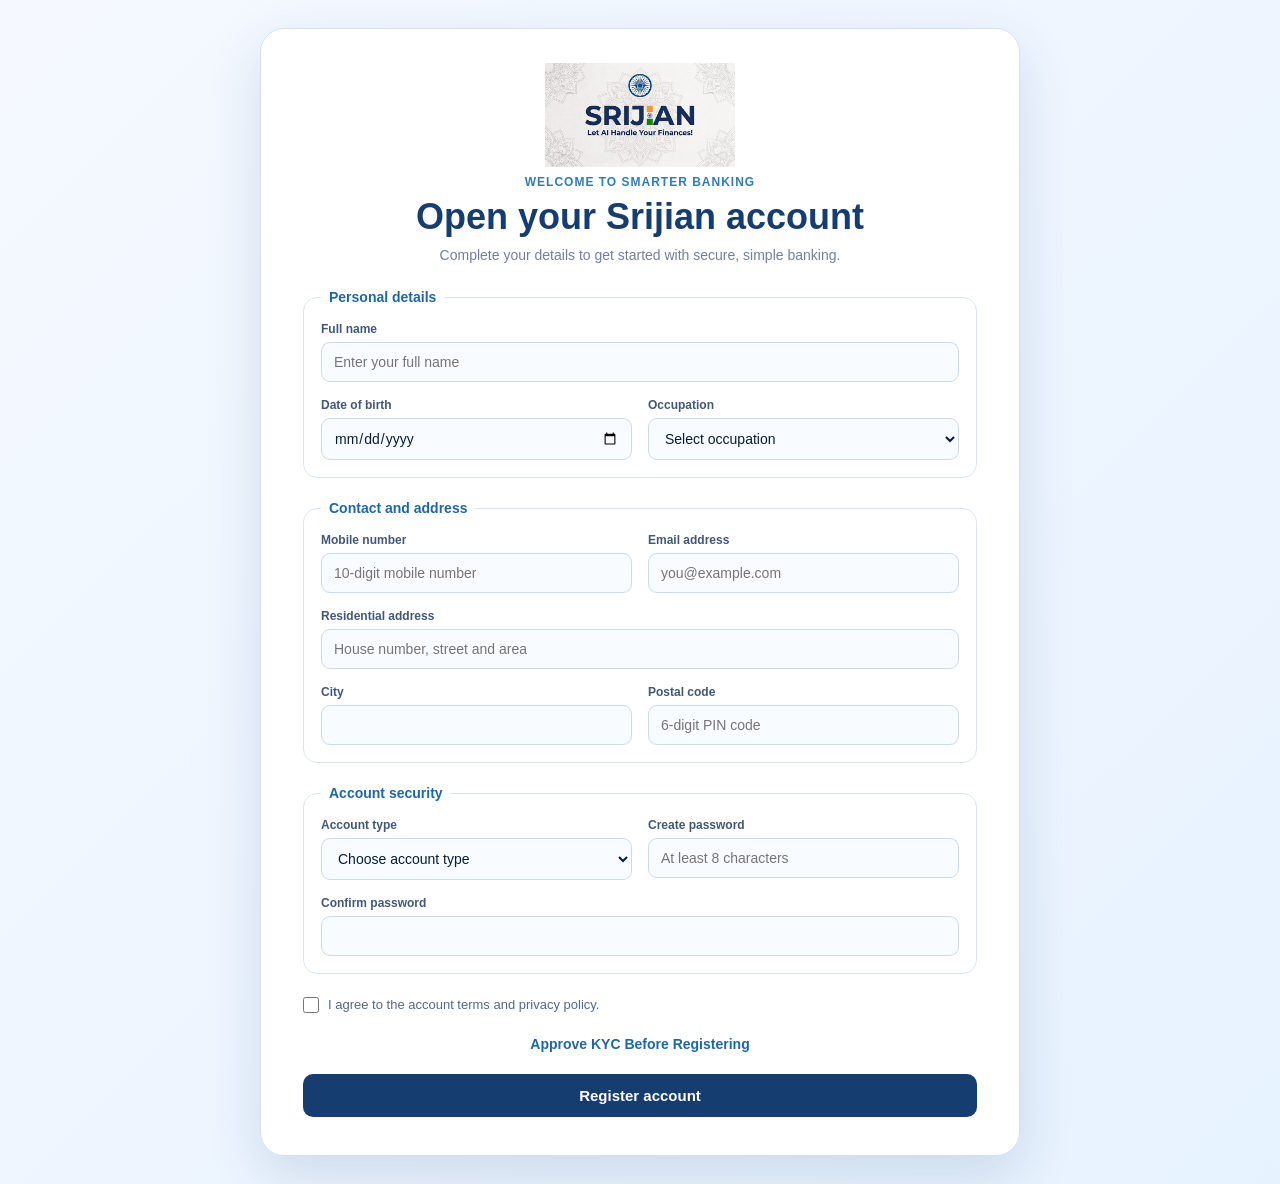
<file: register.html>
<!DOCTYPE html>
<html lang="en">
<head>
	<meta charset="UTF-8">
	<meta name="viewport" content="width=device-width, initial-scale=1.0">
	<title>Register | Srijian Bank</title>
	<link rel="stylesheet" href="register.css">
</head>
<body>
	<main class="register-page">
		<section class="register-card" aria-labelledby="register-title">
			<img class="register-logo" src="logo.jpeg" alt="Srijian - Let AI Handle Your Finances">
			<div class="heading-block">
				<p class="eyebrow">Welcome to smarter banking</p>
				<h1 id="register-title">Open your Srijian account</h1>
				<p class="intro">Complete your details to get started with secure, simple banking.</p>
			</div>

			<form id="registerForm" class="register-form">
				<fieldset>
					<legend>Personal details</legend>
					<div class="form-grid">
						<div class="form-field field-wide">
							<label for="fullName">Full name</label>
							<input type="text" id="fullName" name="fullName" autocomplete="name" placeholder="Enter your full name" required>
						</div>
						<div class="form-field">
							<label for="dateOfBirth">Date of birth</label>
							<input type="date" id="dateOfBirth" name="dateOfBirth" required>
						</div>
						<div class="form-field">
							<label for="occupation">Occupation</label>
							<select id="occupation" name="occupation" required>
								<option value="">Select occupation</option>
								<option>Student</option>
								<option>Salaried</option>
								<option>Self-employed</option>
								<option>Business owner</option>
								<option>Retired</option>
							</select>
						</div>
					</div>
				</fieldset>

				<fieldset>
					<legend>Contact and address</legend>
					<div class="form-grid">
						<div class="form-field">
							<label for="mobileNumber">Mobile number</label>
							<input type="tel" id="mobileNumber" name="mobileNumber" autocomplete="tel" placeholder="10-digit mobile number" pattern="[0-9]{10}" required>
						</div>
						<div class="form-field">
							<label for="email">Email address</label>
							<input type="email" id="email" name="email" autocomplete="email" placeholder="you@example.com" required>
						</div>
						<div class="form-field field-wide">
							<label for="address">Residential address</label>
							<input type="text" id="address" name="address" autocomplete="street-address" placeholder="House number, street and area" required>
						</div>
						<div class="form-field">
							<label for="city">City</label>
							<input type="text" id="city" name="city" autocomplete="address-level2" required>
						</div>
						<div class="form-field">
							<label for="postalCode">Postal code</label>
							<input type="text" id="postalCode" name="postalCode" autocomplete="postal-code" pattern="[0-9]{6}" placeholder="6-digit PIN code" required>
						</div>
					</div>
				</fieldset>

				<fieldset>
					<legend>Account security</legend>
					<div class="form-grid">
						<div class="form-field">
							<label for="accountType">Account type</label>
							<select id="accountType" name="accountType" required>
								<option value="">Choose account type</option>
								<option>Savings account</option>
								<option>Current account</option>
							</select>
						</div>
						<div class="form-field">
							<label for="customerPassword">Create password</label>
							<input type="password" id="customerPassword" name="customerPassword" autocomplete="new-password" placeholder="At least 8 characters" minlength="8" required>
						</div>
						<div class="form-field field-wide">
							<label for="confirmPassword">Confirm password</label>
							<input type="password" id="confirmPassword" name="confirmPassword" autocomplete="new-password" minlength="8" required>
						</div>
					</div>
				</fieldset>

				<label class="terms-check" for="terms">
					<input type="checkbox" id="terms" name="terms" required>
					<span>I agree to the account terms and privacy policy.</span>
				</label>

				<a class="kyc-link" id="kyc" href="#kyc-details">Approve KYC Before Registering</a>
				<button type="submit">Register account</button>
			</form>
		</section>
	</main>
<script src="register.js"></script>
</body>
</html>
</file>
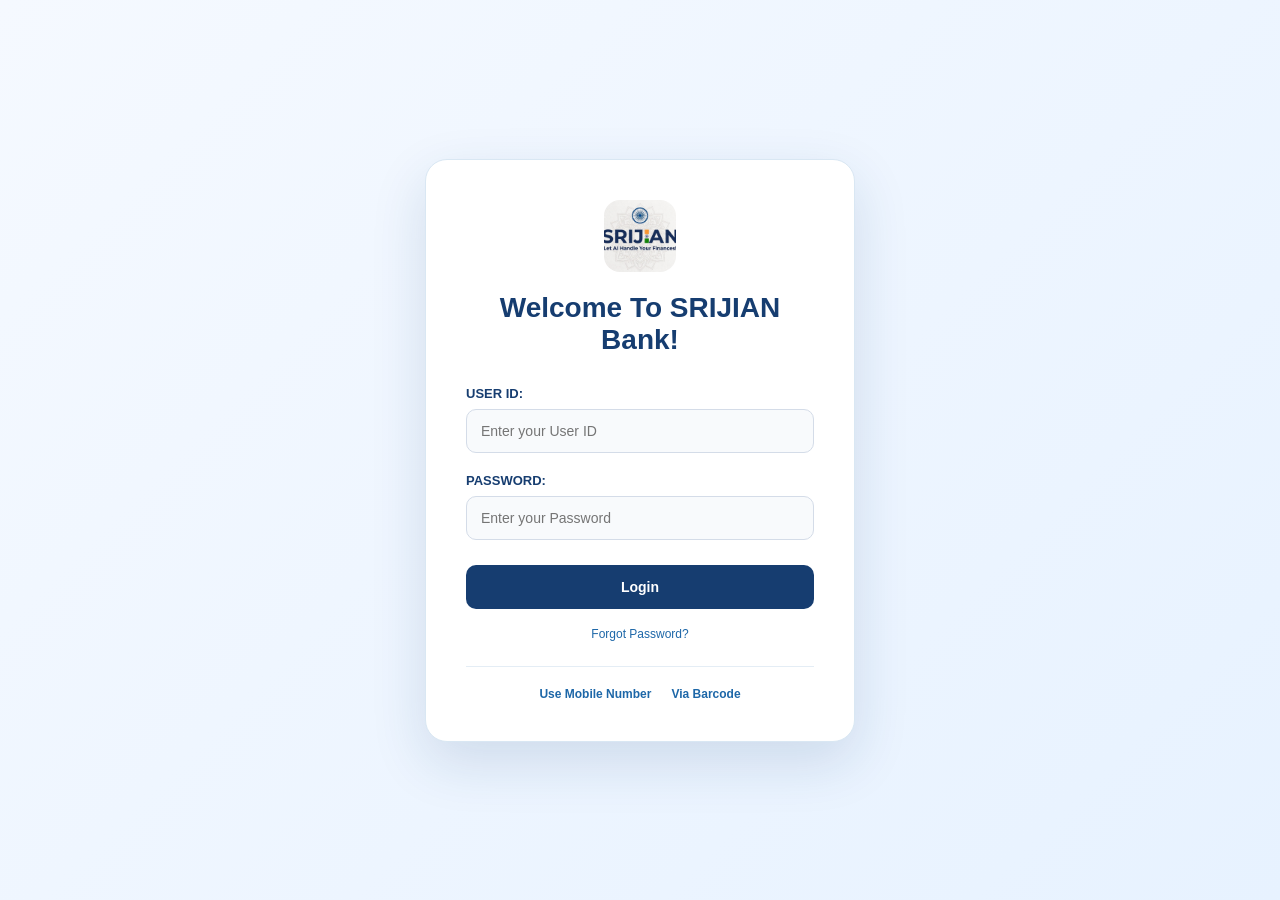
<file: registereduser.html>
<!DOCTYPE html>
<html lang="en">

<head>
    <meta charset="UTF-8">

    <meta
        name="viewport"
        content="width=device-width, initial-scale=1.0"
    >

    <title>Srijian Bank - Login</title>

    <link rel="stylesheet" href="registereduser.css">
</head>

<body id="main">

    <div class="login-box">

        <img
            class="auth-logo"
            src="logo.jpeg"
            alt="Srijian - Let AI Handle Your Finances"
        >

        <h1>Welcome To SRIJIAN Bank!</h1>


        <div class="field-row">

            <label for="userId">
                USER ID:
            </label>

            <input
                type="text"
                id="userId"
                placeholder="Enter your User ID"
                autocomplete="username"
            >

        </div>


        <div class="field-row">

            <label for="password">
                PASSWORD:
            </label>

            <input
                type="password"
                id="password"
                placeholder="Enter your Password"
                autocomplete="current-password"
            >

        </div>


        <button
            type="button"
            id="loginButton"
        >
            Login
        </button>


        <a href="#">
            Forgot Password?
        </a>


        <div class="login-options">

            <a href="#">
                Use Mobile Number
            </a>

            <a href="#">
                Via Barcode
            </a>

        </div>

    </div>


    <script src="login.js"></script>

</body>

</html>
</file>
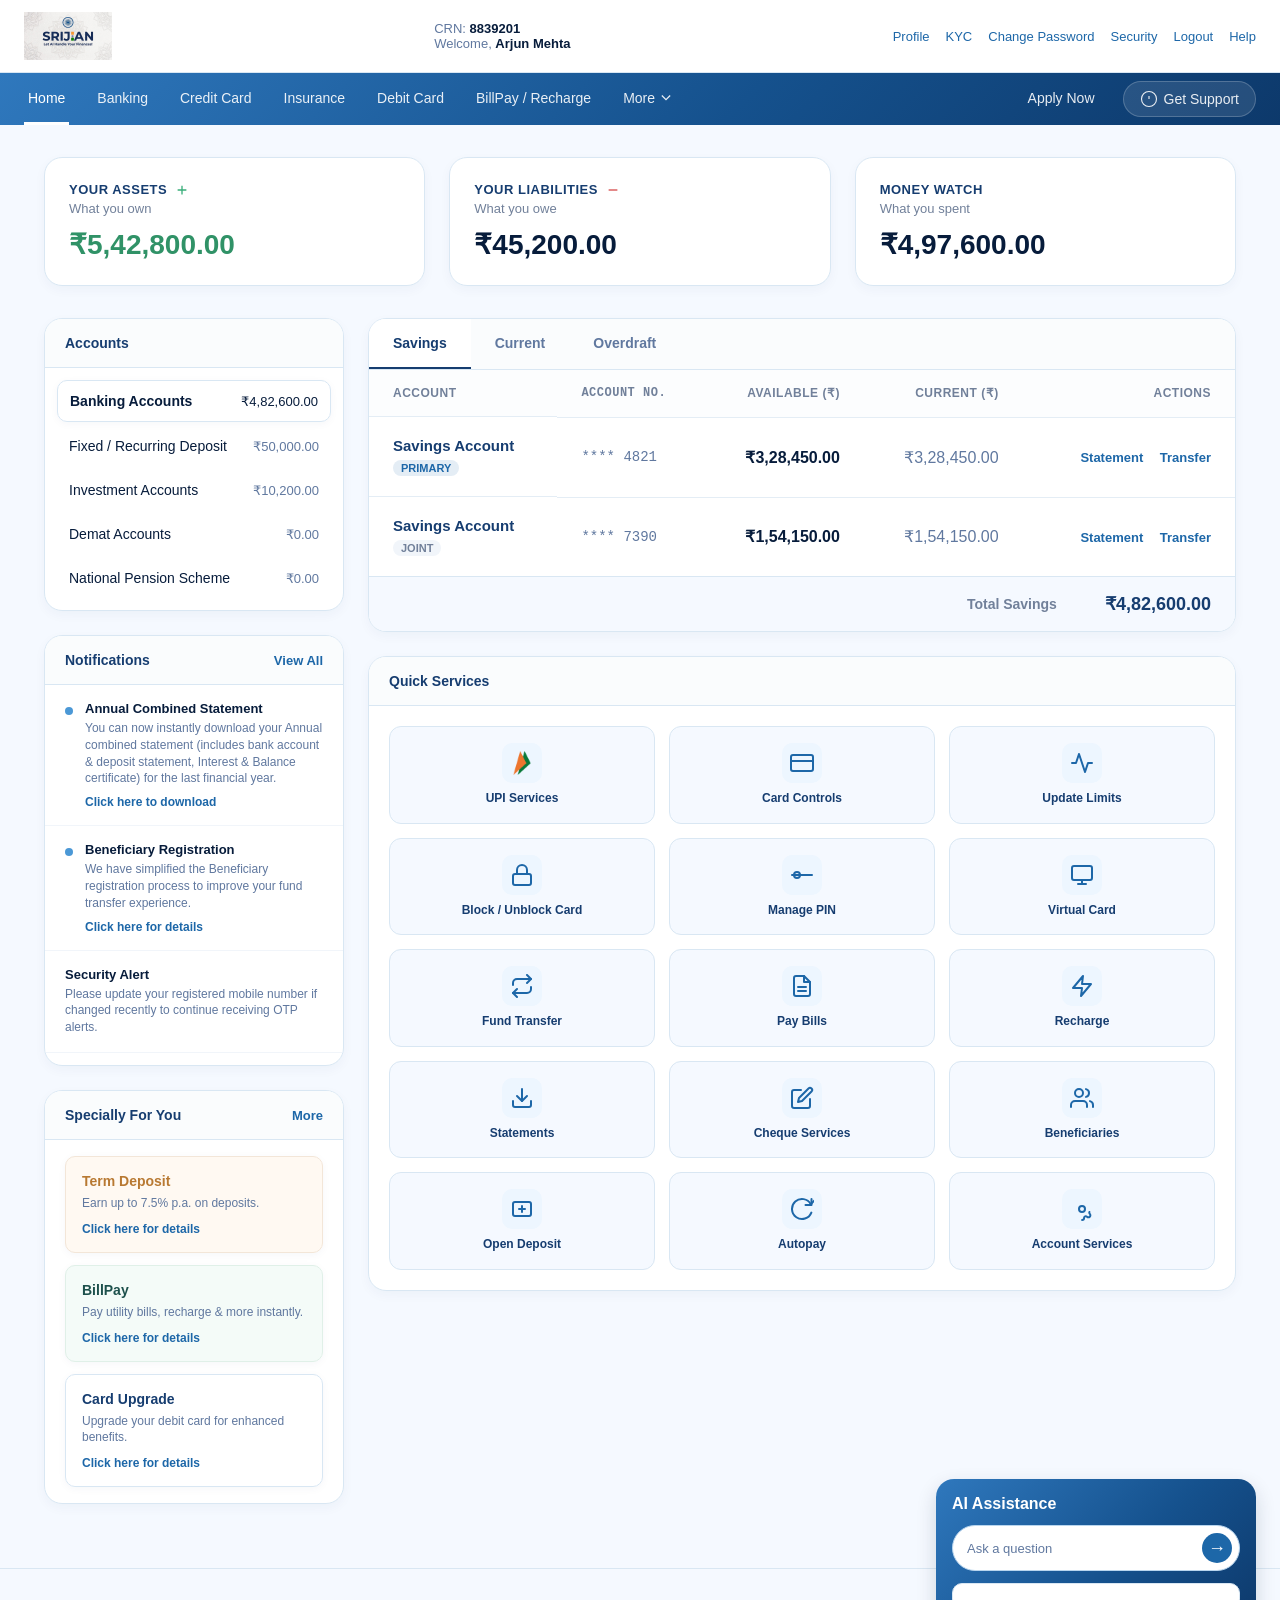
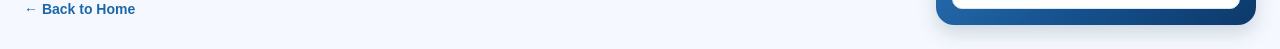
<file: userdashboard.html>
<!DOCTYPE html>
<html lang="en">

<head>

    <meta charset="UTF-8">

    <meta
        name="viewport"
        content="width=device-width, initial-scale=1.0"
    >

    <title>Dashboard | Srijian Bank</title>

    <link
        rel="stylesheet"
        href="userdashboard.css"
    >

</head>


<body>


    <!-- ===== TOP HEADER ===== -->

    <header class="dash-header">

        <div class="dash-header-inner">

            <a
                href="startingPage.html"
                class="dash-logo-link"
                aria-label="Srijian Bank Home"
            >

                <img
                    class="dash-logo"
                    src="logo.jpeg"
                    alt="Srijian Bank Logo"
                >

            </a>


            <div class="dash-header-user">

                <span class="dash-crn">
                    CRN:
                    <strong>8839201</strong>
                </span>

                <span class="dash-welcome">
                    Welcome,
                    <strong>Arjun Mehta</strong>
                </span>

            </div>


            <nav
                class="dash-header-actions"
                aria-label="User actions"
            >

                <a
                    href="#"
                    class="dash-header-link"
                >
                    Profile
                </a>


                <!-- KYC -->

                <a
                    href="kyc.html"
                    class="dash-header-link"
                >
                    KYC
                </a>


                <a
                    href="#"
                    class="dash-header-link"
                >
                    Change Password
                </a>


                <a
                    href="#"
                    class="dash-header-link"
                >
                    Security
                </a>


                <a
                    href="startingPage.html"
                    class="dash-header-link"
                >
                    Logout
                </a>


                <a
                    href="#"
                    class="dash-header-link"
                >
                    Help
                </a>

            </nav>

        </div>

    </header>


    <!-- ===== PRIMARY NAVIGATION ===== -->

    <nav
        class="dash-nav"
        aria-label="Primary navigation"
    >

        <div class="dash-nav-inner">


            <a
                href="#"
                class="dash-nav-item active-nav"
            >
                Home
            </a>


            <a
                href="#"
                class="dash-nav-item"
            >
                Banking
            </a>


            <a
                href="card.html"
                class="dash-nav-item"
            >
                Credit Card
            </a>


            <a
                href="#"
                class="dash-nav-item"
            >
                Insurance
            </a>


            <a
                href="card.html"
                class="dash-nav-item"
            >
                Debit Card
            </a>


            <a
                href="#"
                class="dash-nav-item"
            >
                BillPay / Recharge
            </a>


            <!-- CSS-only dropdown -->

            <div
                class="dash-nav-dropdown"
                tabindex="0"
            >

                <span
                    class="dash-nav-item dropdown-trigger"
                >

                    More

                    <svg
                        class="dropdown-arrow"
                        viewBox="0 0 12 8"
                        aria-hidden="true"
                    >

                        <path
                            d="M1 1l5 5 5-5"
                            stroke="currentColor"
                            stroke-width="1.5"
                            fill="none"
                        />

                    </svg>

                </span>


                <div
                    class="dropdown-panel"
                    role="menu"
                >

                    <a
                        href="#"
                        class="dropdown-link"
                        role="menuitem"
                    >
                        ASBA
                    </a>


                    <a
                        href="#"
                        class="dropdown-link"
                        role="menuitem"
                    >
                        e-Tax
                    </a>


                    <a
                        href="#"
                        class="dropdown-link"
                        role="menuitem"
                    >
                        Statement
                    </a>


                    <a
                        href="#"
                        class="dropdown-link"
                        role="menuitem"
                    >
                        NPS
                    </a>


                    <a
                        href="investement.html"
                        class="dropdown-link"
                        role="menuitem"
                    >
                        Investments
                    </a>


                    <a
                        href="#"
                        class="dropdown-link"
                        role="menuitem"
                    >
                        Demat
                    </a>


                    <a
                        href="#"
                        class="dropdown-link"
                        role="menuitem"
                    >
                        Money Watch
                    </a>


                    <a
                        href="#"
                        class="dropdown-link"
                        role="menuitem"
                    >
                        Netcard
                    </a>


                    <a
                        href="#"
                        class="dropdown-link"
                        role="menuitem"
                    >
                        eStore
                    </a>


                    <a
                        href="#"
                        class="dropdown-link"
                        role="menuitem"
                    >
                        Remittances
                    </a>


                    <a
                        href="#"
                        class="dropdown-link"
                        role="menuitem"
                    >
                        e-Invoice
                    </a>


                    <a
                        href="#"
                        class="dropdown-link"
                        role="menuitem"
                    >
                        Travel Card
                    </a>


                    <a
                        href="#"
                        class="dropdown-link"
                        role="menuitem"
                    >
                        Apply Now
                    </a>


                    <a
                        href="#"
                        class="dropdown-link"
                        role="menuitem"
                    >
                        e-Collection
                    </a>

                </div>

            </div>


            <a
                href="#"
                class="dash-nav-item nav-apply"
            >
                Apply Now
            </a>


            <a
                href="#"
                class="dash-nav-item nav-support"
            >

                <svg
                    viewBox="0 0 24 24"
                    aria-hidden="true"
                    class="support-icon"
                >

                    <circle
                        cx="12"
                        cy="12"
                        r="10"
                        stroke="currentColor"
                        stroke-width="1.5"
                        fill="none"
                    />

                    <path
                        d="M12 8v4m0 4h.01"
                        stroke="currentColor"
                        stroke-width="1.5"
                        fill="none"
                    />

                </svg>

                Get Support

            </a>

        </div>

    </nav>


    <!-- ===== MAIN DASHBOARD ===== -->

    <main class="dash-main">


        <!-- Financial Summary Row -->

        <section
            class="finance-summary"
            aria-labelledby="finance-summary-title"
        >

            <h2
                id="finance-summary-title"
                class="sr-only"
            >
                Financial Summary
            </h2>


            <article
                class="summary-card summary-assets"
            >

                <div class="summary-card-top">

                    <span class="summary-label">

                        Your Assets

                        <svg
                            viewBox="0 0 16 16"
                            aria-hidden="true"
                            class="summary-icon-plus"
                        >

                            <path
                                d="M8 3v10M3 8h10"
                                stroke="currentColor"
                                stroke-width="1.5"
                                fill="none"
                            />

                        </svg>

                    </span>


                    <span class="summary-sub">
                        What you own
                    </span>

                </div>


                <span class="summary-amount assets-amount">
                    ₹5,42,800.00
                </span>

            </article>


            <article
                class="summary-card summary-liabilities"
            >

                <div class="summary-card-top">

                    <span class="summary-label">

                        Your Liabilities

                        <svg
                            viewBox="0 0 16 16"
                            aria-hidden="true"
                            class="summary-icon-minus"
                        >

                            <path
                                d="M3 8h10"
                                stroke="currentColor"
                                stroke-width="1.5"
                                fill="none"
                            />

                        </svg>

                    </span>


                    <span class="summary-sub">
                        What you owe
                    </span>

                </div>


                <span class="summary-amount liabilities-amount">
                    ₹45,200.00
                </span>

            </article>


            <article
                class="summary-card summary-overview"
            >

                <div class="summary-card-top">

                    <span class="summary-label">
                        Money Watch
                    </span>


                    <span class="summary-sub">
                        What you spent
                    </span>

                </div>


                <span class="summary-amount overview-amount">
                    ₹4,97,600.00
                </span>

            </article>

        </section>


        <!-- Hidden radio buttons -->

        <input
            type="radio"
            name="acc-tabs"
            id="tab-savings"
            class="tab-radio"
            checked
        >

        <input
            type="radio"
            name="acc-tabs"
            id="tab-current"
            class="tab-radio"
        >

        <input
            type="radio"
            name="acc-tabs"
            id="tab-overdraft"
            class="tab-radio"
        >


        <!-- Dashboard 2-column layout -->

        <div class="dash-grid">


            <!-- LEFT SIDEBAR -->

            <aside
                class="left-sidebar"
                aria-label="Sidebar details"
            >


                <!-- Accounts -->

                <div
                    class="account-sidebar"
                    aria-labelledby="sidebar-title"
                >

                    <div class="account-sidebar-header">

                        <h3
                            id="sidebar-title"
                            class="sidebar-heading"
                        >
                            Accounts
                        </h3>

                    </div>


                    <nav
                        class="sidebar-nav"
                        aria-label="Account categories"
                    >

                        <a
                            href="#"
                            class="sidebar-link active-sidebar"
                        >

                            <span class="sidebar-link-label">
                                Banking Accounts
                            </span>

                            <span class="sidebar-link-balance">
                                ₹4,82,600.00
                            </span>

                        </a>


                        <a
                            href="#"
                            class="sidebar-link"
                        >

                            <span class="sidebar-link-label">
                                Fixed / Recurring Deposit
                            </span>

                            <span class="sidebar-link-balance">
                                ₹50,000.00
                            </span>

                        </a>


                        <a
                            href="#"
                            class="sidebar-link"
                        >

                            <span class="sidebar-link-label">
                                Investment Accounts
                            </span>

                            <span class="sidebar-link-balance">
                                ₹10,200.00
                            </span>

                        </a>


                        <a
                            href="#"
                            class="sidebar-link"
                        >

                            <span class="sidebar-link-label">
                                Demat Accounts
                            </span>

                            <span class="sidebar-link-balance">
                                ₹0.00
                            </span>

                        </a>


                        <a
                            href="#"
                            class="sidebar-link"
                        >

                            <span class="sidebar-link-label">
                                National Pension Scheme
                            </span>

                            <span class="sidebar-link-balance">
                                ₹0.00
                            </span>

                        </a>

                    </nav>

                </div>


                <!-- Notifications -->

                <div class="notifications-panel">

                    <div class="notifications-header">

                        <h3 id="notifications-title">
                            Notifications
                        </h3>

                        <a
                            href="#"
                            class="view-all-link"
                        >
                            View All
                        </a>

                    </div>


                    <div class="notifications-list">

                        <article
                            class="notification-item unread"
                        >

                            <span
                                class="notification-dot"
                                aria-hidden="true"
                            ></span>

                            <div class="notification-body">

                                <strong>
                                    Annual Combined Statement
                                </strong>

                                <p>
                                    You can now instantly download your Annual combined statement
                                    (includes bank account & deposit statement, Interest & Balance
                                    certificate) for the last financial year.
                                </p>

                                <a
                                    href="#"
                                    class="notification-action"
                                >
                                    Click here to download
                                </a>

                            </div>

                        </article>


                        <article
                            class="notification-item unread"
                        >

                            <span
                                class="notification-dot"
                                aria-hidden="true"
                            ></span>

                            <div class="notification-body">

                                <strong>
                                    Beneficiary Registration
                                </strong>

                                <p>
                                    We have simplified the Beneficiary registration process to
                                    improve your fund transfer experience.
                                </p>

                                <a
                                    href="#"
                                    class="notification-action"
                                >
                                    Click here for details
                                </a>

                            </div>

                        </article>


                        <article class="notification-item">

                            <div class="notification-body">

                                <strong>
                                    Security Alert
                                </strong>

                                <p>
                                    Please update your registered mobile number if changed
                                    recently to continue receiving OTP alerts.
                                </p>

                            </div>

                        </article>


                        <article class="notification-item">

                            <div class="notification-body">

                                <strong>
                                    UPI Mandate
                                </strong>

                                <p>
                                    You can now set up AutoPay mandates through UPI for recurring
                                    payments.
                                </p>

                                <a
                                    href="#"
                                    class="notification-action"
                                >
                                    Learn more
                                </a>

                            </div>

                        </article>

                    </div>

                </div>


                <!-- Specially For You -->

                <div class="promo-panel">

                    <div class="promo-header">

                        <h3>
                            Specially For You
                        </h3>

                        <a
                            href="#"
                            class="view-all-link"
                        >
                            More
                        </a>

                    </div>


                    <div class="promo-list">

                        <article class="promo-card promo-deposit">

                            <strong>
                                Term Deposit
                            </strong>

                            <p>
                                Earn up to 7.5% p.a. on deposits.
                            </p>

                            <a
                                href="#"
                                class="promo-action"
                            >
                                Click here for details
                            </a>

                        </article>


                        <article class="promo-card promo-billpay">

                            <strong>
                                BillPay
                            </strong>

                            <p>
                                Pay utility bills, recharge & more instantly.
                            </p>

                            <a
                                href="#"
                                class="promo-action"
                            >
                                Click here for details
                            </a>

                        </article>


                        <article class="promo-card promo-card-upgrade">

                            <strong>
                                Card Upgrade
                            </strong>

                            <p>
                                Upgrade your debit card for enhanced benefits.
                            </p>

                            <a
                                href="#"
                                class="promo-action"
                            >
                                Click here for details
                            </a>

                        </article>

                    </div>

                </div>


                <!-- AI Assistance -->

                <div class="compact-ai-column">

                    <aside
                        class="compact-ai-box"
                        aria-labelledby="compact-ai-title"
                    >

                        <div class="compact-ai-heading">

                            <h2 id="compact-ai-title">
                                AI Assistance
                            </h2>

                        </div>


                        <div class="compact-ai-input">

                            <input
                                type="text"
                                aria-label="Ask AI assistance"
                                placeholder="Ask a question"
                            >

                            <button
                                type="button"
                                aria-label="Send question"
                            >
                                →
                            </button>

                        </div>


                        <div
                            id="ai-response"
                            class="ai-response"
                        ></div>

                    </aside>


                    <p class="compact-ai-copy">

                        Get quick, simple answers about your account,
                        cards, and everyday banking.

                        <br><br>

                        Our AI assistant is here to help you with your
                        banking needs, anytime, anywhere.

                    </p>

                </div>

            </aside>


            <!-- RIGHT AREA -->

            <div class="main-column">


                <!-- Account Overview -->

                <section
                    class="account-overview"
                    aria-labelledby="overview-title"
                >

                    <h3
                        id="overview-title"
                        class="sr-only"
                    >
                        Account Overview
                    </h3>


                    <!-- Tabs -->

                    <div
                        class="account-tabs"
                        role="tablist"
                        aria-label="Account types"
                    >

                        <label
                            for="tab-savings"
                            class="account-tab tab-btn-savings"
                            role="tab"
                            aria-selected="true"
                        >
                            Savings
                        </label>


                        <label
                            for="tab-current"
                            class="account-tab tab-btn-current"
                            role="tab"
                            aria-selected="false"
                        >
                            Current
                        </label>


                        <label
                            for="tab-overdraft"
                            class="account-tab tab-btn-overdraft"
                            role="tab"
                            aria-selected="false"
                        >
                            Overdraft
                        </label>

                    </div>


                    <!-- Savings -->

                    <div class="tab-content tab-content-savings">

                        <div class="account-table-wrap">

                            <table class="account-table">

                                <thead>

                                    <tr>

                                        <th
                                            scope="col"
                                            class="col-name"
                                        >
                                            Account
                                        </th>

                                        <th
                                            scope="col"
                                            class="col-number"
                                        >
                                            Account No.
                                        </th>

                                        <th
                                            scope="col"
                                            class="col-available"
                                        >
                                            Available (₹)
                                        </th>

                                        <th
                                            scope="col"
                                            class="col-current"
                                        >
                                            Current (₹)
                                        </th>

                                        <th
                                            scope="col"
                                            class="col-actions"
                                        >
                                            Actions
                                        </th>

                                    </tr>

                                </thead>


                                <tbody>

                                    <tr>

                                        <td class="col-name">

                                            <span class="account-name">
                                                Savings Account
                                            </span>

                                            <span class="account-type-badge">
                                                Primary
                                            </span>

                                        </td>


                                        <td class="col-number">
                                            **** 4821
                                        </td>


                                        <td class="col-available">
                                            ₹3,28,450.00
                                        </td>


                                        <td class="col-current">
                                            ₹3,28,450.00
                                        </td>


                                        <td class="col-actions">

                                            <a
                                                href="#"
                                                class="action-link"
                                            >
                                                Statement
                                            </a>

                                            <a
                                                href="#"
                                                class="action-link"
                                            >
                                                Transfer
                                            </a>

                                        </td>

                                    </tr>


                                    <tr>

                                        <td class="col-name">

                                            <span class="account-name">
                                                Savings Account
                                            </span>

                                            <span class="account-type-badge secondary-badge">
                                                Joint
                                            </span>

                                        </td>


                                        <td class="col-number">
                                            **** 7390
                                        </td>


                                        <td class="col-available">
                                            ₹1,54,150.00
                                        </td>


                                        <td class="col-current">
                                            ₹1,54,150.00
                                        </td>


                                        <td class="col-actions">

                                            <a
                                                href="#"
                                                class="action-link"
                                            >
                                                Statement
                                            </a>

                                            <a
                                                href="#"
                                                class="action-link"
                                            >
                                                Transfer
                                            </a>

                                        </td>

                                    </tr>

                                </tbody>

                            </table>

                        </div>

                    </div>


                    <!-- Current -->

                    <div class="tab-content tab-content-current">

                        <div class="account-table-wrap">

                            <table class="account-table">

                                <thead>

                                    <tr>

                                        <th
                                            scope="col"
                                            class="col-name"
                                        >
                                            Account
                                        </th>

                                        <th
                                            scope="col"
                                            class="col-number"
                                        >
                                            Account No.
                                        </th>

                                        <th
                                            scope="col"
                                            class="col-available"
                                        >
                                            Available (₹)
                                        </th>

                                        <th
                                            scope="col"
                                            class="col-current"
                                        >
                                            Current (₹)
                                        </th>

                                        <th
                                            scope="col"
                                            class="col-actions"
                                        >
                                            Actions
                                        </th>

                                    </tr>

                                </thead>


                                <tbody>

                                    <tr>

                                        <td class="col-name">

                                            <span class="account-name">
                                                Current Account
                                            </span>

                                            <span class="account-type-badge">
                                                Business
                                            </span>

                                        </td>


                                        <td class="col-number">
                                            **** 8821
                                        </td>


                                        <td class="col-available">
                                            ₹5,40,000.00
                                        </td>


                                        <td class="col-current">
                                            ₹5,40,000.00
                                        </td>


                                        <td class="col-actions">

                                            <a
                                                href="#"
                                                class="action-link"
                                            >
                                                Statement
                                            </a>

                                            <a
                                                href="#"
                                                class="action-link"
                                            >
                                                Transfer
                                            </a>

                                        </td>

                                    </tr>


                                    <tr>

                                        <td class="col-name">

                                            <span class="account-name">
                                                Current Account
                                            </span>

                                            <span class="account-type-badge secondary-badge">
                                                Corporate
                                            </span>

                                        </td>


                                        <td class="col-number">
                                            **** 1104
                                        </td>


                                        <td class="col-available">
                                            ₹2,15,000.00
                                        </td>


                                        <td class="col-current">
                                            ₹2,15,000.00
                                        </td>


                                        <td class="col-actions">

                                            <a
                                                href="#"
                                                class="action-link"
                                            >
                                                Statement
                                            </a>

                                            <a
                                                href="#"
                                                class="action-link"
                                            >
                                                Transfer
                                            </a>

                                        </td>

                                    </tr>

                                </tbody>

                            </table>

                        </div>

                    </div>


                    <!-- Overdraft -->

                    <div class="tab-content tab-content-overdraft">

                        <div class="account-table-wrap">

                            <table class="account-table">

                                <thead>

                                    <tr>

                                        <th
                                            scope="col"
                                            class="col-name"
                                        >
                                            Account
                                        </th>

                                        <th
                                            scope="col"
                                            class="col-number"
                                        >
                                            Account No.
                                        </th>

                                        <th
                                            scope="col"
                                            class="col-available"
                                        >
                                            Available Limit (₹)
                                        </th>

                                        <th
                                            scope="col"
                                            class="col-current"
                                        >
                                            Utilized (₹)
                                        </th>

                                        <th
                                            scope="col"
                                            class="col-actions"
                                        >
                                            Actions
                                        </th>

                                    </tr>

                                </thead>


                                <tbody>

                                    <tr>

                                        <td class="col-name">

                                            <span class="account-name">
                                                Overdraft Account
                                            </span>

                                            <span class="account-type-badge">
                                                Secured
                                            </span>

                                        </td>


                                        <td class="col-number">
                                            **** 3314
                                        </td>


                                        <td class="col-available">
                                            ₹3,55,000.00
                                        </td>


                                        <td class="col-current">
                                            ₹1,45,000.00
                                        </td>


                                        <td class="col-actions">

                                            <a
                                                href="#"
                                                class="action-link"
                                            >
                                                Statement
                                            </a>

                                            <a
                                                href="#"
                                                class="action-link"
                                            >
                                                Transfer
                                            </a>

                                        </td>

                                    </tr>


                                    <tr>

                                        <td class="col-name">

                                            <span class="account-name">
                                                Overdraft Account
                                            </span>

                                            <span class="account-type-badge secondary-badge">
                                                Clean
                                            </span>

                                        </td>


                                        <td class="col-number">
                                            **** 7790
                                        </td>


                                        <td class="col-available">
                                            ₹2,00,000.00
                                        </td>


                                        <td class="col-current">
                                            ₹0.00
                                        </td>


                                        <td class="col-actions">

                                            <a
                                                href="#"
                                                class="action-link"
                                            >
                                                Statement
                                            </a>

                                            <a
                                                href="#"
                                                class="action-link"
                                            >
                                                Transfer
                                            </a>

                                        </td>

                                    </tr>

                                </tbody>

                            </table>

                        </div>

                    </div>


                    <!-- Totals -->

                    <div class="account-total total-savings">

                        <span>
                            Total Savings
                        </span>

                        <span class="total-amount">
                            ₹4,82,600.00
                        </span>

                    </div>


                    <div class="account-total total-current">

                        <span>
                            Total Current
                        </span>

                        <span class="total-amount">
                            ₹7,55,000.00
                        </span>

                    </div>


                    <div class="account-total total-overdraft">

                        <span>
                            Total Overdraft Limit
                        </span>

                        <span class="total-amount">
                            ₹7,00,000.00
                        </span>

                    </div>

                </section>


                <!-- Quick Services -->

                <section
                    class="quick-services-wrap"
                    aria-labelledby="quick-services-title"
                >

                    <div class="quick-services-header">

                        <h3 id="quick-services-title">
                            Quick Services
                        </h3>

                    </div>


                    <div class="quick-services-grid">


                        <a
                            href="#"
                            class="quick-service-card"
                        >

                            <div class="quick-service-icon">

                                <img
                                    src="thumbnails/upi_logo.png"
                                    alt="UPI"
                                    class="quick-service-img"
                                >

                            </div>

                            <span class="quick-service-title">
                                UPI Services
                            </span>

                        </a>


                        <a
                            href="#"
                            class="quick-service-card"
                        >

                            <div class="quick-service-icon">

                                <svg
                                    width="24"
                                    height="24"
                                    viewBox="0 0 24 24"
                                    fill="none"
                                    stroke="currentColor"
                                    stroke-width="2"
                                    stroke-linecap="round"
                                    stroke-linejoin="round"
                                    aria-hidden="true"
                                >

                                    <rect
                                        x="1"
                                        y="4"
                                        width="22"
                                        height="16"
                                        rx="2"
                                    />

                                    <line
                                        x1="1"
                                        y1="10"
                                        x2="23"
                                        y2="10"
                                    />

                                </svg>

                            </div>

                            <span class="quick-service-title">
                                Card Controls
                            </span>

                        </a>


                        <a
                            href="#"
                            class="quick-service-card"
                        >

                            <div class="quick-service-icon">

                                <svg
                                    width="24"
                                    height="24"
                                    viewBox="0 0 24 24"
                                    fill="none"
                                    stroke="currentColor"
                                    stroke-width="2"
                                    stroke-linecap="round"
                                    stroke-linejoin="round"
                                    aria-hidden="true"
                                >

                                    <polyline points="22 12 18 12 15 21 9 3 6 12 2 12"/>

                                </svg>

                            </div>

                            <span class="quick-service-title">
                                Update Limits
                            </span>

                        </a>


                        <a
                            href="#"
                            class="quick-service-card"
                        >

                            <div class="quick-service-icon">

                                <svg
                                    width="24"
                                    height="24"
                                    viewBox="0 0 24 24"
                                    fill="none"
                                    stroke="currentColor"
                                    stroke-width="2"
                                    stroke-linecap="round"
                                    stroke-linejoin="round"
                                    aria-hidden="true"
                                >

                                    <rect
                                        x="3"
                                        y="11"
                                        width="18"
                                        height="11"
                                        rx="2"
                                        ry="2"
                                    />

                                    <path d="M7 11V7a5 5 0 0 1 10 0v4"/>

                                </svg>

                            </div>

                            <span class="quick-service-title">
                                Block / Unblock Card
                            </span>

                        </a>


                        <a
                            href="#"
                            class="quick-service-card"
                        >

                            <div class="quick-service-icon">

                                <svg
                                    width="24"
                                    height="24"
                                    viewBox="0 0 24 24"
                                    fill="none"
                                    stroke="currentColor"
                                    stroke-width="2"
                                    stroke-linecap="round"
                                    stroke-linejoin="round"
                                    aria-hidden="true"
                                >

                                    <circle
                                        cx="7"
                                        cy="12"
                                        r="3"
                                    />

                                    <line
                                        x1="2"
                                        y1="12"
                                        x2="22"
                                        y2="12"
                                    />

                                </svg>

                            </div>

                            <span class="quick-service-title">
                                Manage PIN
                            </span>

                        </a>


                        <a
                            href="#"
                            class="quick-service-card"
                        >

                            <div class="quick-service-icon">

                                <svg
                                    width="24"
                                    height="24"
                                    viewBox="0 0 24 24"
                                    fill="none"
                                    stroke="currentColor"
                                    stroke-width="2"
                                    stroke-linecap="round"
                                    stroke-linejoin="round"
                                    aria-hidden="true"
                                >

                                    <rect
                                        x="2"
                                        y="3"
                                        width="20"
                                        height="14"
                                        rx="2"
                                    />

                                    <path d="M8 21h8"/>

                                    <path d="M12 17v4"/>

                                </svg>

                            </div>

                            <span class="quick-service-title">
                                Virtual Card
                            </span>

                        </a>


                        <a
                            href="#"
                            class="quick-service-card"
                        >

                            <div class="quick-service-icon">

                                <svg
                                    width="24"
                                    height="24"
                                    viewBox="0 0 24 24"
                                    fill="none"
                                    stroke="currentColor"
                                    stroke-width="2"
                                    stroke-linecap="round"
                                    stroke-linejoin="round"
                                    aria-hidden="true"
                                >

                                    <polyline points="17 1 21 5 17 9"/>

                                    <path d="M3 11V9a4 4 0 0 1 4-4h14"/>

                                    <polyline points="7 23 3 19 7 15"/>

                                    <path d="M21 13v2a4 4 0 0 1-4 4H3"/>

                                </svg>

                            </div>

                            <span class="quick-service-title">
                                Fund Transfer
                            </span>

                        </a>


                        <a
                            href="#"
                            class="quick-service-card"
                        >

                            <div class="quick-service-icon">

                                <svg
                                    width="24"
                                    height="24"
                                    viewBox="0 0 24 24"
                                    fill="none"
                                    stroke="currentColor"
                                    stroke-width="2"
                                    stroke-linecap="round"
                                    stroke-linejoin="round"
                                    aria-hidden="true"
                                >

                                    <path d="M14 2H6a2 2 0 0 0-2 2v16a2 2 0 0 0 2 2h12a2 2 0 0 0 2-2V8z"/>

                                    <polyline points="14 2 14 8 20 8"/>

                                    <line
                                        x1="16"
                                        y1="13"
                                        x2="8"
                                        y2="13"
                                    />

                                    <line
                                        x1="16"
                                        y1="17"
                                        x2="8"
                                        y2="17"
                                    />

                                </svg>

                            </div>

                            <span class="quick-service-title">
                                Pay Bills
                            </span>

                        </a>


                        <a
                            href="#"
                            class="quick-service-card"
                        >

                            <div class="quick-service-icon">

                                <svg
                                    width="24"
                                    height="24"
                                    viewBox="0 0 24 24"
                                    fill="none"
                                    stroke="currentColor"
                                    stroke-width="2"
                                    stroke-linecap="round"
                                    stroke-linejoin="round"
                                    aria-hidden="true"
                                >

                                    <path d="M13 2L3 14h9l-1 8 10-12h-9l1-8z"/>

                                </svg>

                            </div>

                            <span class="quick-service-title">
                                Recharge
                            </span>

                        </a>


                        <a
                            href="#"
                            class="quick-service-card"
                        >

                            <div class="quick-service-icon">

                                <svg
                                    width="24"
                                    height="24"
                                    viewBox="0 0 24 24"
                                    fill="none"
                                    stroke="currentColor"
                                    stroke-width="2"
                                    stroke-linecap="round"
                                    stroke-linejoin="round"
                                    aria-hidden="true"
                                >

                                    <path d="M21 15v4a2 2 0 0 1-2 2H5a2 2 0 0 1-2-2v-4"/>

                                    <polyline points="7 10 12 15 17 10"/>

                                    <line
                                        x1="12"
                                        y1="15"
                                        x2="12"
                                        y2="3"
                                    />

                                </svg>

                            </div>

                            <span class="quick-service-title">
                                Statements
                            </span>

                        </a>


                        <a
                            href="#"
                            class="quick-service-card"
                        >

                            <div class="quick-service-icon">

                                <svg
                                    width="24"
                                    height="24"
                                    viewBox="0 0 24 24"
                                    fill="none"
                                    stroke="currentColor"
                                    stroke-width="2"
                                    stroke-linecap="round"
                                    stroke-linejoin="round"
                                    aria-hidden="true"
                                >

                                    <path d="M11 4H4a2 2 0 0 0-2 2v14a2 2 0 0 0 2 2h14a2 2 0 0 0 2-2v-7"/>

                                    <path d="M18.5 2.5a2.121 2.121 0 0 1 3 3L12 15l-4 1 1-4 9.5-9.5z"/>

                                </svg>

                            </div>

                            <span class="quick-service-title">
                                Cheque Services
                            </span>

                        </a>


                        <a
                            href="#"
                            class="quick-service-card"
                        >

                            <div class="quick-service-icon">

                                <svg
                                    width="24"
                                    height="24"
                                    viewBox="0 0 24 24"
                                    fill="none"
                                    stroke="currentColor"
                                    stroke-width="2"
                                    stroke-linecap="round"
                                    stroke-linejoin="round"
                                    aria-hidden="true"
                                >

                                    <path d="M17 21v-2a4 4 0 0 0-4-4H5a4 4 0 0 0-4 4v2"/>

                                    <circle
                                        cx="9"
                                        cy="7"
                                        r="4"
                                    />

                                    <path d="M23 21v-2a4 4 0 0 0-3-3.87"/>

                                    <path d="M16 3.13a4 4 0 0 1 0 7.75"/>

                                </svg>

                            </div>

                            <span class="quick-service-title">
                                Beneficiaries
                            </span>

                        </a>


                        <a
                            href="#"
                            class="quick-service-card"
                        >

                            <div class="quick-service-icon">

                                <svg
                                    width="24"
                                    height="24"
                                    viewBox="0 0 24 24"
                                    fill="none"
                                    stroke="currentColor"
                                    stroke-width="2"
                                    stroke-linecap="round"
                                    stroke-linejoin="round"
                                    aria-hidden="true"
                                >

                                    <path d="M19 5H5a2 2 0 0 0-2 2v10a2 2 0 0 0 2 2h14a2 2 0 0 0 2-2V7a2 2 0 0 0-2-2z"/>

                                    <line
                                        x1="12"
                                        y1="9"
                                        x2="12"
                                        y2="15"
                                    />

                                    <line
                                        x1="9"
                                        y1="12"
                                        x2="15"
                                        y2="12"
                                    />

                                </svg>

                            </div>

                            <span class="quick-service-title">
                                Open Deposit
                            </span>

                        </a>


                        <a
                            href="#"
                            class="quick-service-card"
                        >

                            <div class="quick-service-icon">

                                <svg
                                    width="24"
                                    height="24"
                                    viewBox="0 0 24 24"
                                    fill="none"
                                    stroke="currentColor"
                                    stroke-width="2"
                                    stroke-linecap="round"
                                    stroke-linejoin="round"
                                    aria-hidden="true"
                                >

                                    <path d="M21.5 2v6h-6"/>

                                    <path d="M21.34 15.57a10 10 0 1 1-.57-8.38l5.67-5.67"/>

                                </svg>

                            </div>

                            <span class="quick-service-title">
                                Autopay
                            </span>

                        </a>


                        <a
                            href="#"
                            class="quick-service-card"
                        >

                            <div class="quick-service-icon">

                                <svg
                                    width="24"
                                    height="24"
                                    viewBox="0 0 24 24"
                                    fill="none"
                                    stroke="currentColor"
                                    stroke-width="2"
                                    stroke-linecap="round"
                                    stroke-linejoin="round"
                                    aria-hidden="true"
                                >

                                    <circle
                                        cx="12"
                                        cy="12"
                                        r="3"
                                    />

                                    <path d="M19.4 15a1.65 1.65 0 0 0 .33 1.82l.06.06a2 2 0 0 1 0 2.83 2 2 0 0 1-2.83 0l-.06-.06a1.65 1.65 0 0 0-1.82-.33 1.65 1.65 0 0 0-1 1.51V21a2 2 0 0 1-2 2 2 0 0 1-2-2v-.09A1.65 1.65 0 0 0 9 19.4a1.65 1.65 0 0 0-1.82.33l-.06.06a2 2 0 0 1-2.83 0 2 2 0 0 1 0-2.83l.06-.06a1.65 1.65 0 0 0 .33-1.82 1.65 1.65 0 0 0-1.51-1H3a2 2 0 0 1-2-2 2 2 0 0 1 2-2h.09A1.65 1.65 0 0 0 4.6 9a1.65 1.65 0 0 0-.33-1.82l-.06-.06a2 2 0 0 1 0-2.83 2 2 0 0 1 2.83 0l.06.06a1.65 1.65 0 0 0 1.82.33H9a1.65 1.65 0 0 0 1-1.51V3a2 2 0 0 1 2-2 2 2 0 0 1 2 2v.09a1.65 1.65 0 0 0 1 1.51 1.65 1.65 0 0 0 1.82-.33l.06-.06a2 2 0 0 1 2.83 0 2 2 0 0 1 0 2.83l-.06.06a1.65 1.65 0 0 0-.33 1.82V9a1.65 1.65 0 0 0 1.51 1H21a2 2 0 0 1 2 2 2 0 0 1-2 2h-.09a1.65 1.65 0 0 0-1.51 1z"/>

                                </svg>

                            </div>

                            <span class="quick-service-title">
                                Account Services
                            </span>

                        </a>

                    </div>

                </section>

            </div>

        </div>

    </main>


    <!-- ===== FOOTER ===== -->

    <footer class="dash-footer">

        <div class="dash-footer-inner">

            <a
                href="startingPage.html"
                class="dash-footer-home"
            >
                ← Back to Home
            </a>

            <span class="dash-footer-copy">
                &copy; 2026 Srijian Bank. All rights reserved.
            </span>

        </div>

    </footer>


    <script src="userdashboard.js"></script>

</body>

</html>
</file>
<file: startingPage.css>
* {
    box-sizing: border-box;
}

body {
    margin: 0;
    min-height: 100vh;
    font-family: Arial, sans-serif;
    color: #071c3b;
    background: #f5f9ff;
    overflow-x: hidden;
    animation: page-fade 420ms ease both;
}

.top-bar {
    display: flex;
    align-items: flex-start;
    justify-content: space-between;
    margin: 20px 24px 12px;
    animation: slide-down 520ms ease both;
}

logo {
    display: block;
    flex: 0 0 min(180px, 35vw);
    width: min(180px, 35vw);
    overflow: hidden;
    border-radius: 12px;
    box-shadow: 0 4px 14px rgba(7, 28, 59, 0.08);
}

.logo {
    display: block;
    width: 100%;
    height: auto;
}

.brand-message {
    display: flex;
    flex: 1;
    flex-direction: column;
    align-self: center;
    gap: 4px;
    margin: 0 24px;
    color: #163d70;
}

.brand-message strong {
    font-size: 18px;
    font-weight: 700;
}

.brand-message span {
    color: #71809a;
    font-size: 13px;
}

.auth-actions {
    display: flex;
    align-items: center;
    gap: 10px;
    margin-top: 9px;
}

.register-button,
.login-button {
    display: inline-flex;
    align-items: center;
    gap: 8px;
    margin-top: 9px;
    padding: 10px 18px;
    border: 2px solid #163d70;
    border-radius: 22px;
    color: #163d70;
    background: #fff;
    font-size: 16px;
    font-weight: 700;
    text-decoration: none;
    transition: color 160ms ease, background 160ms ease, transform 160ms ease;
}

.register-button {
    color: #fff;
    background: #163d70;
}

.login-button svg {
    width: 20px;
    height: 20px;
    fill: none;
    stroke: currentColor;
    stroke-width: 1.8;
    stroke-linecap: round;
    stroke-linejoin: round;
}

.login-button:hover {
    color: #fff;
    background: #163d70;
    transform: translateY(-1px);
}

.register-button:hover {
    color: #163d70;
    background: #fff;
    transform: translateY(-1px);
}

.register-button:focus-visible,
.login-button:focus-visible {
    outline: 3px solid #63a9e8;
    outline-offset: 3px;
}

.dashboard {
    width: min(540px, calc(100% - 48px));
    margin: 0 24px 24px;
    padding: 15px 16px 16px;
    border-radius: 18px;
    background: linear-gradient(135deg, #2f78bd 0%, #15518d 58%, #0d396b 100%);
    animation: slide-in-left 620ms 80ms ease both;
}

.feature-sidebar {
    flex: 0 1 600px;
    min-width: 220px;
    align-self: stretch;
    padding: 20px 16px 16px;
    border-radius: 18px;
    color: #fff;
    background: linear-gradient(135deg, #2f78bd 0%, #15518d 58%, #0d396b 100%);
    box-shadow: 0 8px 20px rgba(7, 28, 59, 0.16);
    animation: slide-in-left 620ms 80ms ease both;
}

.feature-sidebar-heading {
    padding: 0 8px 15px;
    border-bottom: 1px solid rgba(255, 255, 255, 0.24);
}

.feature-kicker {
    color: #b9ddfa;
    font-size: 10px;
    font-weight: 700;
    letter-spacing: 1.1px;
    text-transform: uppercase;
}

.feature-sidebar-heading h1 {
    margin: 6px 0 0;
    font-size: 21px;
    height: 10px;
    width: 50px;
}

.feature-list {
    display: grid;
    gap: 5px;
    margin-top: 12px;
}

.feature-link {
    display: flex;
    align-items: center;
    gap: 11px;
    height: 30px;
    padding: 6px 8px;
    border-radius: 10px;
    color: #fff;
    font-size: 14px;
    text-decoration: none;
    transition: background 160ms ease, transform 160ms ease;
}

.feature-link:hover,
.feature-link-ai {
    background: rgba(255, 255, 255, 0.15);
    transform: translateX(3px);
}

.feature-icon {
    display: grid;
    flex: 0 0 29px;
    width: 29px;
    height: 29px;
    place-items: center;
    border: 1px solid rgba(255, 255, 255, 0.55);
    border-radius: 8px;
    color: #fff;
    font-size: 16px;
    font-weight: 700;
}

.main-content {
    display: flex;
    align-items: stretch;
    gap: 22px;
    margin: 0 24px;
}

.main-content .dashboard {
    flex: 0 1 540px;
    margin: 0;
}

.credit-card-list {
    display: flex;
    flex: 1 1 340px;
    flex-direction: column;
    gap: 12px;
    min-width: 260px;
    align-self: stretch;
    animation: slide-in-right 620ms 140ms ease both;
}

.compact-ai-column {
    display: flex;
    flex: 0 1 250px;
    min-width: 220px;
    align-self: flex-start;
    flex-direction: column;
    animation: slide-in-right 620ms 200ms ease both;
    height: fit-content;
}

.compact-ai-box {
    width: 100%;
    padding: 16px;
    border-radius: 18px;
    color: #fff;
    background: linear-gradient(135deg, #2f78bd 0%, #15518d 58%, #0d396b 100%);
    box-shadow: 0 8px 20px rgba(7, 28, 59, 0.16);
}

.compact-ai-heading h2 {
    margin: 0 0 12px;
    font-size: 16px;
    white-space: nowrap;
}

.compact-ai-input {
    display: flex;
    align-items: center;
    gap: 7px;
    height: 46px;
    padding: 0 7px 0 12px;
    border: 1px solid #b8d5ee;
    border-radius: 28px;
    background: #fff;
}

.compact-ai-input input {
    flex: 1;
    min-width: 0;
    border: 0;
    outline: 0;
    color: #071c3b;
    background: transparent;
    font: inherit;
    font-size: 13px;
}

.compact-ai-input button {
    display: grid;
    flex: 0 0 30px;
    width: 30px;
    height: 30px;
    place-items: center;
    border: 0;
    border-radius: 50%;
    color: #fff;
    background: #1d67a8;
    font-size: 18px;
    cursor: pointer;
}

.compact-ai-copy {
    margin: 10px 4px 0;
    color: #60789f;
    font-size: 12px;
    line-height: 1.45;
}

.credit-card-offer {
    display: flex;
    align-items: center;
    gap: 12px;
    height: 54px;
    padding: 8px 12px;
    border-radius: 18px;
    color: #071c3b;
    background: #f1f3f5;
    transition: transform 180ms ease, box-shadow 180ms ease, background 180ms ease;
}

.credit-card-offer:hover {
    background: #fff;
    box-shadow: 0 8px 18px rgba(22, 61, 112, 0.12);
    transform: translateX(4px);
}

.offer-heading {
    display: flex;
    align-items: center;
    gap: 8px;
    min-width: 0;
}

.offer-heading h2 {
    margin: 0;
    font-size: 16px;
    font-weight: 400;
    white-space: nowrap;
}

.offer-heading h2 span {
    font-size: 16px;
}

.offer-heading h2 .card-tier {
    margin-left: 3px;
    color: #7c8797;
    font-size: 11px;
    font-weight: 700;
    letter-spacing: 0.4px;
    text-transform: uppercase;
    vertical-align: middle;
}

.offer-heading h2 .regular-tier {
    color: #4f6b78;
}

.offer-actions {
    color: #60789f;
    font-size: 16px;
    white-space: nowrap;
}

.offer-tag {
    display: inline-block;
    margin: 0;
    margin-left: auto;
    padding: 3px 6px;
    color: #174a78;
    background: #d6ebff;
    font-size: 12px;
    font-weight: 700;
    white-space: nowrap;
}

.offer-tag.debit-tag {
    color: #12416c;
    background: #c5e5fa;
}

.credit-card-offer h3 {
    margin: 10px 0 6px;
    font-size: 16px;
    font-weight: 400;
}

.credit-card-offer p {
    margin: 0;
    font-size: 13px;
    line-height: 1.45;
}

.credit-card-offer a {
    color: #1d67a8;
    text-decoration: none;
}

.offer-links {
    display: flex;
    gap: 18px;
    margin-top: 14px;
}

.banking-highlights {
    display: grid;
    grid-template-columns: repeat(3, minmax(0, 1fr));
    gap: 0;
    width: calc(100% - 48px);
    margin: 18px 24px 0;
    padding: 22px 24px;
    border: 1px solid #d9e7f3;
    border-radius: 20px;
    background: #fff;
    box-shadow: 0 8px 22px rgba(22, 61, 112, 0.08);
    animation: slide-up 650ms 160ms ease both;
}

.highlights-heading {
    grid-column: 1 / -1;
    margin-bottom: 20px;
}

.highlights-heading span {
    color: #4b98d6;
    font-size: 11px;
    font-weight: 700;
    letter-spacing: 1.1px;
    text-transform: uppercase;
}

.highlights-heading h2 {
    margin: 5px 0 4px;
    color: #163d70;
    font-size: 22px;
}

.highlights-heading p {
    margin: 0;
    color: #71809a;
    font-size: 13px;
}

.highlight-item {
    display: flex;
    align-items: center;
    gap: 12px;
    min-width: 0;
    min-height: 70px;
    padding: 8px 18px;
    border-right: 1px solid #e4edf5;
}

.highlight-item:last-child {
    border-right: 0;
}

.highlight-value {
    flex: 0 0 auto;
    color: #1d67a8;
    font-size: 20px;
    font-weight: 700;
}

.highlight-item strong,
.highlight-item small {
    display: block;
}

.highlight-item strong {
    color: #163d70;
    font-size: 13px;
}

.highlight-item small {
    margin-top: 3px;
    color: #71809a;
    font-size: 11px;
    line-height: 1.35;
}

.search-bar {
    display: flex;
    align-items: center;
    width: 100%;
    height: 54px;
    margin: 0 auto 24px;
    padding: 0 20px;
    border: 1px solid #b8d5ee;
    border-radius: 36px;
    background: #fafdff;
    box-shadow: 0 5px 16px rgba(7, 28, 59, 0.1);
    transition: border-color 180ms ease, box-shadow 180ms ease, transform 180ms ease;
}

.search-bar:focus-within {
    border-color: #4b98d6;
    box-shadow: 0 8px 22px rgba(22, 61, 112, 0.16);
    transform: translateY(-2px);
}

.search-bar input {
    flex: 1;
    min-width: 0;
    height: 100%;
    border: 0;
    outline: 0;
    color: #071c3b;
    background: transparent;
    font-size: 18px;
}

.search-icon {
    width: 19px;
    height: 19px;
    margin-right: 15px;
    border: 3px solid #60789f;
    border-radius: 50%;
    position: relative;
}

.search-icon::after {
    content: "";
    position: absolute;
    width: 10px;
    height: 3px;
    right: -8px;
    bottom: -5px;
    transform: rotate(45deg);
    border-radius: 2px;
    background: #60789f;
}

.mic-icon {
    flex: 0 0 24px;
    width: 24px;
    height: 28px;
    fill: none;
    stroke: #60789f;
    stroke-width: 2;
    stroke-linecap: round;
    stroke-linejoin: round;
}

.service-grid {
    display: grid;
    grid-template-columns: repeat(3, minmax(0, 1fr));
    gap: 16px;
    max-width: 100%;
}

.service-card,
.support-card {
    display: flex;
    align-items: center;
    gap: 8px;
    min-height: 60px;
    min-width: 0;
    padding: 7px 10px;
    border: 0;
    border-radius: 25px;
    font-size: 15px;
    line-height: 1.25;
    text-align: left;
    color: #071c3b;
    background: #fff;
    transition: transform 180ms ease, box-shadow 180ms ease, background 180ms ease;
}

.service-card {
    cursor: pointer;
}

.service-card:hover {
    background: #f4f7fb;
    box-shadow: 0 8px 16px rgba(22, 61, 112, 0.14);
    transform: translateY(-3px);
}

.support-card {
    color: #fff;
    font-weight: 700;
    gap: 8px;
    padding-right: 10px;
    padding-left: 10px;
    font-size: 12px;
    white-space: nowrap;
    border: 1px solid #0d396b;
    background: #0d396b;
    box-shadow: 0 5px 14px rgba(7, 28, 59, 0.16);
}

.support-card:hover {
    background: #15518d;
    transform: translateY(-3px);
}

.service-icon {
    flex: 0 0 24px;
    width: 24px;
    height: 24px;
    fill: none;
    stroke: #244a7c;
    stroke-width: 2;
    stroke-linecap: round;
    stroke-linejoin: round;
}

.ai-icon {
    flex: 0 0 24px;
    width: 24px;
    height: 24px;
    fill: none;
    stroke: #fff;
    stroke-width: 2;
    stroke-linecap: round;
    stroke-linejoin: round;
}

.quick-actions {
    display: grid;
    grid-template-columns: 1.05fr 1.35fr repeat(3, 1fr);
    align-items: stretch;
    gap: 12px;
    width: calc(100% - 48px);
    margin: 38px 24px 24px;
    padding: 20px;
    border-radius: 34px;
    background: rgba(255, 255, 255, 0.96);
    box-shadow: 0 12px 35px rgba(22, 61, 112, 0.12);
    animation: slide-up 650ms 220ms ease both;
}

.quick-action {
    display: flex;
    align-items: center;
    gap: 10px;
    min-width: 0;
    min-height: 76px;
    padding: 5px 10px;
    border: 0;
    border-radius: 30px;
    color: #292126;
    background: transparent;
    font-size: 15px;
    line-height: 1.25;
    text-align: left;
    cursor: pointer;
    transition: transform 180ms ease, background 180ms ease, box-shadow 180ms ease;
}

.quick-action svg {
    flex: 0 0 46px;
    width: 46px;
    height: 46px;
    padding: 12px;
    border-radius: 50%;
    fill: none;
    stroke: #315b84;
    stroke-width: 1.7;
    stroke-linecap: round;
    stroke-linejoin: round;
    background: #e1effc;
}

.quick-action span {
    min-width: 0;
    overflow-wrap: break-word;
}

.active-action {
    color: #fff;
    font-weight: 700;
    background: #1d67a8;
}

.active-action svg {
    stroke: #fff;
    background: transparent;
}

.quick-action:not(.active-action):hover {
    background: #edf6ff;
    box-shadow: 0 6px 14px rgba(22, 61, 112, 0.1);
    transform: translateY(-3px);
}

.admin-login {
    display: block;
    width: fit-content;
    margin: 0 auto 24px;
    color: #315b84;
    font-size: 13px;
    font-weight: 700;
    text-decoration: none;
    transition: color 160ms ease, transform 160ms ease;
}

.admin-login:hover {
    color: #163d70;
    text-decoration: underline;
    transform: translateY(-1px);
}

.active-action:hover {
    box-shadow: 0 8px 18px rgba(22, 61, 112, 0.2);
    transform: translateY(-3px);
}

@keyframes page-fade {
    from { opacity: 0; }
    to { opacity: 1; }
}

@keyframes slide-down {
    from { opacity: 0; transform: translateY(-10px); }
    to { opacity: 1; transform: translateY(0); }
}

@keyframes slide-in-left {
    from { opacity: 0; transform: translateX(-18px); }
    to { opacity: 1; transform: translateX(0); }
}

@keyframes slide-in-right {
    from { opacity: 0; transform: translateX(18px); }
    to { opacity: 1; transform: translateX(0); }
}

@keyframes slide-up {
    from { opacity: 0; transform: translateY(16px); }
    to { opacity: 1; transform: translateY(0); }
}

@media (prefers-reduced-motion: reduce) {
    *,
    *::before,
    *::after {
        animation-duration: 0.01ms !important;
        animation-iteration-count: 1 !important;
        transition-duration: 0.01ms !important;
    }
}

@media (max-width: 620px) {
    .top-bar {
        margin-right: 16px;
        margin-left: 16px;
    }

    .brand-message {
        display: none;
    }

    .page-layout {
        grid-template-columns: 1fr;
        gap: 18px;
        margin-right: 16px;
        margin-left: 16px;
    }

    .dashboard {
        width: calc(100% - 32px);
        margin-right: 16px;
        margin-left: 16px;
        padding: 16px;
    }

    .main-content {
        flex-direction: column;
        gap: 18px;
        margin-right: 16px;
        margin-left: 16px;
    }

    .main-content .dashboard,
    .credit-card-list,
    .feature-sidebar {
        width: 100%;
    }

    .compact-ai-column {
        width: 100%;
        min-width: 0;
    }

    .feature-sidebar {
        min-width: 0;
    }

    .credit-card-list {
        min-width: 0;
    }

    .service-grid {
        grid-template-columns: repeat(2, minmax(0, 1fr));
        gap: 18px;
    }

    .service-card,
    .support-card {
        padding: 10px 14px;
        font-size: 16px;
    }

    .login-button {
        padding: 8px 13px;
        font-size: 14px;
    }

    .register-button {
        padding: 8px 12px;
        font-size: 14px;
    }

    .quick-actions {
        grid-template-columns: repeat(2, minmax(0, 1fr));
        gap: 10px;
        width: calc(100% - 32px);
        margin: 28px 16px 16px;
        padding: 12px;
        border-radius: 22px;
    }

    .banking-highlights {
        grid-template-columns: 1fr;
        width: calc(100% - 32px);
        margin: 18px 16px 0;
        padding: 12px 14px;
    }

    .highlight-item {
        padding: 8px 4px;
        border-right: 0;
        border-bottom: 1px solid #e4edf5;
    }

    .highlight-item:last-child {
        border-bottom: 0;
    }

    .quick-action {
        gap: 8px;
        min-height: 70px;
        padding: 6px 8px;
        border-radius: 18px;
        font-size: 14px;
    }

    .quick-action svg {
        flex-basis: 42px;
        width: 42px;
        height: 42px;
        padding: 11px;
    }
}

@media (max-width: 390px) {
    .service-grid {
        grid-template-columns: 1fr;
    }
}
</file>
<file: adLOG.css>
* { box-sizing: border-box; }
body { min-height:100vh; margin:0; color:#071c3b; background:#f5f9ff; font-family:Arial,sans-serif; }
a { color:inherit; }
.admin-login-page { display:grid; grid-template-columns:minmax(0,1fr) minmax(390px,470px); gap:70px; align-items:center; width:min(1120px,calc(100% - 64px)); min-height:100vh; margin:0 auto; padding:48px 0; }.admin-login-intro { display:flex; min-height:510px; flex-direction:column; justify-content:space-between; padding:8px 0; }.admin-login-brand { display:flex; align-items:center; gap:11px; width:fit-content; text-decoration:none; }.admin-login-brand img { width:52px; height:52px; border-radius:11px; object-fit:cover; }.admin-login-brand strong,.admin-login-brand small { display:block; }.admin-login-brand strong { font-size:17px; }.admin-login-brand small { margin-top:3px; color:#71809a; font-size:11px; }.intro-copy { max-width:540px; }.eyebrow { color:#4b98d6; font-size:11px; font-weight:700; letter-spacing:1.2px; text-transform:uppercase; }.intro-copy h1 { margin:12px 0 15px; font-size:clamp(40px,5vw,68px); line-height:.98; letter-spacing:-1px; }.intro-copy p { max-width:470px; margin:0; color:#60789f; font-size:16px; line-height:1.55; }.intro-footer { display:flex; align-items:center; gap:9px; color:#60789f; font-size:11px; }.status-dot { width:8px; height:8px; border-radius:50%; background:#39ae7a; box-shadow:0 0 0 4px #e2f5eb; }.intro-divider { width:1px; height:15px; margin:0 5px; background:#b8d5ee; }
.admin-login-card { padding:34px; border:1px solid #d9e7f3; border-radius:20px; background:#fff; box-shadow:0 15px 38px rgba(22,61,112,.11); }.card-heading { margin-bottom:26px; }.card-heading h2 { margin:9px 0 7px; font-size:29px; }.card-heading p { margin:0; color:#71809a; font-size:13px; }.admin-login-form { display:grid; gap:18px; }.form-field { display:grid; gap:7px; }.form-field label,.label-line label { color:#163d70; font-size:12px; font-weight:700; }.label-line { display:flex; align-items:center; justify-content:space-between; }.label-line a { color:#1d67a8; font-size:11px; font-weight:700; text-decoration:none; }.form-field input:not([type=checkbox]) { width:100%; padding:13px 14px; border:1px solid #d4dce8; border-radius:10px; outline:0; color:#071c3b; background:#f8fafc; font:inherit; font-size:14px; transition:border-color 160ms ease,box-shadow 160ms ease,background 160ms ease; }.form-field input:not([type=checkbox]):focus { border-color:#4b98d6; background:#fff; box-shadow:0 0 0 3px rgba(75,152,214,.16); }.remember-me { display:flex; align-items:center; gap:8px; color:#60789f; font-size:11px; }.remember-me input { accent-color:#1d67a8; }.admin-login-form button { display:flex; align-items:center; justify-content:space-between; width:100%; padding:13px 16px; border:0; border-radius:10px; color:#fff; background:#163d70; font:inherit; font-size:13px; font-weight:700; cursor:pointer; transition:background 160ms ease,transform 160ms ease,box-shadow 160ms ease; }.admin-login-form button span { font-size:18px; }.admin-login-form button:hover { background:#0d2e58; box-shadow:0 7px 16px rgba(22,61,112,.2); transform:translateY(-1px); }.login-help { display:flex; justify-content:space-between; margin-top:24px; padding-top:17px; border-top:1px solid #e4edf5; color:#71809a; font-size:11px; }.login-help a,.back-home { color:#1d67a8; font-weight:700; text-decoration:none; }.back-home { display:block; margin-top:25px; text-align:center; font-size:11px; }.login-help a:hover,.back-home:hover,.label-line a:hover { text-decoration:underline; }
@media (max-width:780px) { .admin-login-page { grid-template-columns:1fr; gap:34px; width:min(100% - 32px,470px); padding:28px 0; }.admin-login-intro { min-height:0; gap:38px; }.intro-copy h1 { font-size:44px; }.intro-footer { margin-top:4px; }.admin-login-card { padding:26px 22px; } }
</file>
<file: admin.css>
* { box-sizing: border-box; }
body { margin: 0; color: #071c3b; background: #f5f9ff; font-family: Arial, sans-serif; }
a { color: inherit; }
.admin-topbar { display:flex; align-items:center; justify-content:space-between; max-width:1240px; margin:0 auto; padding:22px 28px; }.admin-brand { display:flex; align-items:center; gap:10px; text-decoration:none; }.admin-brand img { width:48px; height:48px; border-radius:10px; object-fit:cover; }.admin-brand strong,.admin-brand small { display:block; }.admin-brand strong { font-size:16px; }.admin-brand small { margin-top:3px; color:#71809a; font-size:11px; }.admin-session { display:flex; align-items:center; gap:10px; color:#60789f; font-size:12px; }.admin-session a { margin-left:15px; color:#1d67a8; font-weight:700; text-decoration:none; }.status-dot { width:8px; height:8px; border-radius:50%; background:#39ae7a; box-shadow:0 0 0 4px #e2f5eb; }
main { max-width:1240px; margin:0 auto; padding:0 28px 46px; }.eyebrow { color:#4b98d6; font-size:11px; font-weight:700; letter-spacing:1.2px; text-transform:uppercase; }.admin-welcome { display:flex; align-items:end; justify-content:space-between; padding:38px 0 30px; border-bottom:1px solid #d9e7f3; }.admin-welcome h1 { margin:9px 0 9px; font-size:clamp(32px,4vw,52px); letter-spacing:-.7px; }.admin-welcome p { max-width:590px; margin:0; color:#60789f; font-size:14px; line-height:1.5; }.primary-action { display:flex; align-items:center; gap:12px; padding:12px 16px; border-radius:24px; color:#fff; background:#1d67a8; font-size:12px; font-weight:700; text-decoration:none; }.primary-action span { font-size:17px; }
.metric-grid { display:grid; grid-template-columns:repeat(4,1fr); gap:14px; padding:22px 0; }.metric-card { padding:16px 18px; border:1px solid #d9e7f3; border-radius:14px; background:#fff; box-shadow:0 6px 16px rgba(22,61,112,.06); }.metric-label,.metric-card small { display:block; }.metric-label { color:#71809a; font-size:11px; }.metric-card strong { display:block; margin:10px 0 7px; color:#163d70; font-size:25px; }.metric-card small { font-size:11px; }.positive { color:#309267; }.attention { color:#b87932; }
.admin-grid { display:grid; grid-template-columns:minmax(0,1fr) 315px; gap:18px; }.operations-panel,.activity-panel,.quick-actions { padding:22px; border:1px solid #d9e7f3; border-radius:16px; background:#fff; box-shadow:0 8px 22px rgba(22,61,112,.07); }.section-heading { display:flex; align-items:end; justify-content:space-between; margin-bottom:17px; }.section-heading h2 { margin:6px 0 0; font-size:22px; }.panel-date,.view-link { color:#71809a; font-size:11px; }.view-link { color:#1d67a8; font-weight:700; text-decoration:none; }.view-link span { font-size:16px; }.operation-list { display:grid; gap:6px; }.operation-item { display:grid; grid-template-columns:34px minmax(0,1fr) auto 14px; align-items:center; gap:10px; min-height:64px; padding:9px 6px; border-radius:10px; text-decoration:none; transition:background 160ms ease,transform 160ms ease; }.operation-item:hover { background:#edf6ff; transform:translateX(3px); }.operation-icon { display:grid; width:31px; height:31px; place-items:center; border-radius:9px; color:#fff; background:#1d67a8; font-size:17px; }.operation-item strong,.operation-item small { display:block; }.operation-item strong { color:#163d70; font-size:13px; }.operation-item small { margin-top:4px; color:#71809a; font-size:11px; }.operation-count { color:#1d67a8; font-size:10px; font-weight:700; white-space:nowrap; }.warning-count { color:#b87932; }.operation-arrow { color:#71809a; font-size:18px; }
.admin-ai-column { display:flex; flex-direction:column; gap:14px; }.admin-ai-box { padding:21px; border-radius:16px; color:#fff; background:linear-gradient(135deg,#2f78bd 0%,#15518d 58%,#0d396b 100%); box-shadow:0 9px 22px rgba(7,28,59,.16); }.ai-eyebrow { color:#b9ddfa; font-size:10px; font-weight:700; letter-spacing:1px; text-transform:uppercase; }.admin-ai-box h2 { margin:8px 0 8px; font-size:23px; }.admin-ai-box p { margin:0 0 17px; color:#dcecff; font-size:12px; line-height:1.5; }.admin-ai-input { display:flex; align-items:center; gap:6px; height:43px; padding:0 6px 0 12px; border:1px solid #b8d5ee; border-radius:25px; background:#fff; }.admin-ai-input input { min-width:0; flex:1; border:0; outline:0; color:#071c3b; background:transparent; font:inherit; font-size:12px; }.admin-ai-input button { display:grid; flex:0 0 29px; width:29px; height:29px; place-items:center; border:0; border-radius:50%; color:#fff; background:#1d67a8; font-size:17px; cursor:pointer; }.security-note { display:flex; align-items:center; gap:10px; padding:14px; border-radius:12px; background:#e8f3fc; }.shield-mark { display:grid; flex:0 0 27px; width:27px; height:27px; place-items:center; border-radius:50%; color:#fff; background:#39ae7a; font-size:13px; }.security-note strong,.security-note small { display:block; }.security-note strong { color:#163d70; font-size:12px; }.security-note small { margin-top:3px; color:#71809a; font-size:10px; }
.activity-panel { margin-top:18px; }.activity-table { display:grid; }.activity-row { display:grid; grid-template-columns:2fr 1fr .7fr .8fr; align-items:center; gap:12px; padding:12px 4px; border-top:1px solid #e4edf5; color:#60789f; font-size:11px; }.activity-row span:first-child strong,.activity-row span:first-child small { display:block; }.activity-row span:first-child strong { color:#163d70; font-size:12px; }.activity-row span:first-child small { margin-top:3px; color:#71809a; font-size:10px; }.activity-header { border-top:0; color:#9aabc0; font-size:10px; font-weight:700; letter-spacing:.7px; text-transform:uppercase; }.activity-status { font-size:10px; font-weight:700; }.done { color:#309267; }.waiting { color:#b87932; }.quick-actions { margin-top:18px; }.quick-action-grid { display:grid; grid-template-columns:repeat(4,1fr); gap:10px; }.quick-action-grid a { display:flex; align-items:center; justify-content:space-between; padding:13px 14px; border-radius:10px; color:#163d70; background:#edf6ff; font-size:12px; font-weight:700; text-decoration:none; }.quick-action-grid a span { color:#1d67a8; font-size:18px; }.admin-footer { display:flex; align-items:center; justify-content:space-between; max-width:1240px; margin:0 auto; padding:20px 28px 28px; border-top:1px solid #d9e7f3; color:#71809a; font-size:11px; }.admin-footer span:first-child { color:#163d70; font-weight:700; }.admin-footer a { color:#1d67a8; text-decoration:none; }
@media (max-width:900px) { .metric-grid { grid-template-columns:repeat(2,1fr); }.admin-grid { grid-template-columns:1fr; }.admin-ai-column { display:flex; flex-direction:column; }.quick-action-grid { grid-template-columns:repeat(2,1fr); } }
@media (max-width:600px) { .admin-topbar,main,.admin-footer { padding-right:16px; padding-left:16px; }.admin-session span:not(.status-dot),.admin-session a { display:none; }.admin-welcome { align-items:start; flex-direction:column; gap:22px; }.metric-grid,.admin-ai-column,.quick-action-grid { grid-template-columns:1fr; }.metric-grid { gap:9px; }.operations-panel,.activity-panel,.quick-actions { padding:16px; }.activity-row { grid-template-columns:1.6fr 1fr; }.activity-row span:nth-child(3),.activity-header span:nth-child(3) { display:none; }.activity-row span:nth-child(4) { text-align:right; }.admin-footer { align-items:start; flex-direction:column; gap:9px; } }
.admin-ai-box { padding: 15px; }
</file>
<file: card.css>
* { box-sizing: border-box; }

body {
	margin: 0;
	color: #071c3b;
	background: #f5f9ff;
	font-family: Arial, sans-serif;
}

a { color: inherit; }

.card-topbar {
	display: flex;
	align-items: center;
	justify-content: space-between;
	max-width: 1240px;
	margin: 0 auto;
	padding: 22px 28px;
}

.card-brand, .card-nav, .card-login, .product-link, .card-footer { display: flex; align-items: center; }
.card-brand { gap: 10px; text-decoration: none; }
.card-brand img { width: 48px; height: 48px; border-radius: 10px; object-fit: cover; }
.card-brand strong, .card-brand small { display: block; }
.card-brand strong { font-size: 16px; }
.card-brand small { margin-top: 3px; color: #71809a; font-size: 11px; }
.card-nav { gap: 26px; color: #60789f; font-size: 13px; }
.card-nav a { text-decoration: none; }
.card-login { padding: 9px 17px; border: 1px solid #163d70; border-radius: 20px; color: #fff; background: #163d70; }

main { max-width: 1240px; margin: 0 auto; padding: 0 28px 46px; }
.card-hero { display: flex; align-items: end; justify-content: space-between; padding: 42px 0 54px; border-bottom: 1px solid #d9e7f3; }
.eyebrow { color: #4b98d6; font-size: 11px; font-weight: 700; letter-spacing: 1.2px; text-transform: uppercase; }
.card-hero h1 { max-width: 650px; margin: 10px 0 12px; font-size: clamp(34px, 5vw, 64px); line-height: .98; letter-spacing: -1px; }
.card-hero p { max-width: 520px; margin: 0; color: #60789f; font-size: 16px; line-height: 1.5; }
.hero-note { display: flex; align-items: center; gap: 12px; padding: 12px 0 4px 24px; border-left: 1px solid #b8d5ee; color: #1d67a8; }
.hero-note span { font-size: 42px; font-weight: 700; }.hero-note small { color: #60789f; font-size: 12px; line-height: 1.4; }
.card-showcase, .benefits { padding-top: 42px; }
.section-heading { display: flex; align-items: end; justify-content: space-between; margin-bottom: 20px; }
.section-heading h2 { margin: 7px 0 0; font-size: 28px; }.collection-count { color: #71809a; font-size: 12px; }
.card-grid { display: grid; grid-template-columns: repeat(3, minmax(0, 1fr)); gap: 16px; }
.product-card { min-width: 0; padding: 18px; border: 1px solid #d9e7f3; border-radius: 16px; background: #fff; box-shadow: 0 8px 22px rgba(22, 61, 112, .07); transition: transform 180ms ease, box-shadow 180ms ease; }
.product-card:hover { transform: translateY(-4px); box-shadow: 0 14px 28px rgba(22, 61, 112, .13); }.featured-card { border-color: #8ec4ed; }
.product-card-top { display: flex; align-items: center; justify-content: space-between; min-height: 17px; margin-bottom: 12px; }.product-label { color: #1d67a8; font-size: 10px; font-weight: 700; letter-spacing: .8px; text-transform: uppercase; }.product-index { color: #9aabc0; font-size: 11px; }
.bank-card { position: relative; height: 156px; margin-bottom: 17px; padding: 17px; overflow: hidden; border-radius: 13px; color: #fff; box-shadow: 0 8px 14px rgba(7, 28, 59, .18); }.bank-card::after { content: ""; position: absolute; right: -45px; bottom: -72px; width: 180px; height: 180px; border: 1px solid rgba(255,255,255,.24); border-radius: 50%; box-shadow: 0 0 0 17px rgba(255,255,255,.08), 0 0 0 34px rgba(255,255,255,.05); }.card-midnight { background: linear-gradient(135deg, #111c32, #315b84); }.card-coral { background: linear-gradient(135deg, #c65f67, #753d69); }.card-sky { background: linear-gradient(135deg, #1e83b5, #174b8a); }.card-olive { background: linear-gradient(135deg, #677b5e, #2c514f); }.card-violet { background: linear-gradient(135deg, #735c9f, #3e477b); }.card-graphite { background: linear-gradient(135deg, #46505d, #1e2937); }
.card-chip { display: block; width: 30px; height: 22px; border: 1px solid rgba(255,255,255,.65); border-radius: 5px; background: linear-gradient(90deg, transparent 47%, rgba(255,255,255,.35) 48%, transparent 52%), linear-gradient(0deg, transparent 47%, rgba(255,255,255,.35) 48%, transparent 52%); }.card-mark { position: absolute; top: 18px; right: 17px; font-size: 11px; font-weight: 700; letter-spacing: 1px; text-align: right; }.card-mark small { font-size: 7px; letter-spacing: 1.4px; }.card-number { position: absolute; left: 17px; bottom: 39px; font-size: 12px; letter-spacing: 1px; }.card-holder { position: absolute; bottom: 17px; left: 17px; font-size: 8px; letter-spacing: 1.2px; }
.product-card h3 { margin: 0 0 6px; font-size: 18px; }.product-card > p { min-height: 38px; margin: 0 0 16px; color: #71809a; font-size: 12px; line-height: 1.45; }.product-meta { display: flex; gap: 24px; padding: 12px 0; border-top: 1px solid #e4edf5; border-bottom: 1px solid #e4edf5; }.product-meta strong, .product-meta small { display: block; }.product-meta strong { color: #163d70; font-size: 14px; }.product-meta small { margin-top: 3px; color: #71809a; font-size: 10px; }.product-link { justify-content: space-between; margin-top: 14px; color: #1d67a8; font-size: 13px; font-weight: 700; text-decoration: none; }.product-link span { font-size: 18px; }
.benefits { margin-top: 25px; padding-bottom: 20px; border-top: 1px solid #d9e7f3; }.benefit-grid { display: grid; grid-template-columns: repeat(3, 1fr); gap: 16px; }.benefit-grid article { padding: 18px 20px 20px; border-radius: 14px; background: #e8f3fc; }.benefit-number { color: #4b98d6; font-size: 12px; font-weight: 700; }.benefit-grid h3 { margin: 24px 0 8px; font-size: 17px; }.benefit-grid p { margin: 0; color: #60789f; font-size: 12px; line-height: 1.5; }
.card-footer { justify-content: space-between; max-width: 1240px; margin: 0 auto; padding: 20px 28px 28px; border-top: 1px solid #d9e7f3; color: #71809a; font-size: 11px; }.card-footer span:first-child { color: #163d70; font-weight: 700; }.card-footer a { color: #1d67a8; text-decoration: none; }
@media (max-width: 820px) { .card-nav a:not(.card-login) { display: none; } .card-hero { align-items: start; flex-direction: column; gap: 28px; }.hero-note { padding-left: 0; border-left: 0; }.card-grid { grid-template-columns: repeat(2, minmax(0, 1fr)); }.benefit-grid { grid-template-columns: 1fr; } }
@media (max-width: 540px) { .card-topbar, main { padding-right: 16px; padding-left: 16px; }.card-topbar { padding-top: 16px; }.card-brand img { width: 40px; height: 40px; }.card-grid { grid-template-columns: 1fr; }.card-footer { align-items: start; flex-direction: column; gap: 9px; padding-right: 16px; padding-left: 16px; }.card-hero h1 { font-size: 42px; } }
</file>
<file: investment.css>
* { box-sizing: border-box; }
body { margin: 0; color: #071c3b; background: #f5f9ff; font-family: Arial, sans-serif; }
a { color: inherit; }
.investment-topbar { display: flex; align-items: center; justify-content: space-between; max-width: 1240px; margin: 0 auto; padding: 22px 28px; }.investment-brand, .investment-nav, .investment-login, .hero-action, .investment-footer { display: flex; align-items: center; }.investment-brand { gap: 10px; text-decoration: none; }.investment-brand img { width: 48px; height: 48px; border-radius: 10px; object-fit: cover; }.investment-brand strong, .investment-brand small { display: block; }.investment-brand strong { font-size: 16px; }.investment-brand small { margin-top: 3px; color: #71809a; font-size: 11px; }.investment-nav { gap: 26px; color: #60789f; font-size: 13px; }.investment-nav a { text-decoration: none; }.investment-login { padding: 9px 17px; border: 1px solid #163d70; border-radius: 20px; color: #fff; background: #163d70; }
main { max-width: 1240px; margin: 0 auto; padding: 0 28px 46px; }.eyebrow { color: #4b98d6; font-size: 11px; font-weight: 700; letter-spacing: 1.2px; text-transform: uppercase; }.investment-hero { display: flex; align-items: end; justify-content: space-between; padding: 48px 0 54px; border-bottom: 1px solid #d9e7f3; }.investment-hero h1 { max-width: 680px; margin: 10px 0 14px; font-size: clamp(38px, 5vw, 66px); line-height: .98; letter-spacing: -1px; }.investment-hero p { max-width: 520px; margin: 0 0 24px; color: #60789f; font-size: 16px; line-height: 1.5; }.hero-action { width: fit-content; gap: 14px; padding: 12px 17px; border-radius: 24px; color: #fff; background: #1d67a8; font-size: 13px; font-weight: 700; text-decoration: none; }.hero-action span { font-size: 18px; }.hero-stat { display: flex; flex-direction: column; padding: 8px 0 4px 26px; border-left: 1px solid #b8d5ee; }.hero-stat strong { color: #1d67a8; font-size: 42px; }.hero-stat span { color: #163d70; font-size: 13px; font-weight: 700; }.hero-stat small { margin-top: 7px; color: #71809a; font-size: 11px; }.opportunities, .investment-principles { padding-top: 42px; }.section-heading { display: flex; align-items: end; justify-content: space-between; margin-bottom: 20px; }.section-heading h2 { margin: 7px 0 0; font-size: 28px; }.section-count { color: #71809a; font-size: 12px; }
.opportunity-grid { display: grid; grid-template-columns: repeat(4, minmax(0, 1fr)); gap: 16px; }.opportunity-card { min-width: 0; min-height: 345px; padding: 18px; border-radius: 16px; color: #fff; box-shadow: 0 9px 22px rgba(22,61,112,.12); transition: transform 180ms ease, box-shadow 180ms ease; }.opportunity-card:hover { transform: translateY(-4px); box-shadow: 0 15px 28px rgba(22,61,112,.18); }.opportunity-blue { background: linear-gradient(145deg,#2f78bd,#15518d); }.opportunity-green { background: linear-gradient(145deg,#3e806f,#1d504c); }.opportunity-gold { background: linear-gradient(145deg,#b67b36,#704b2d); }.opportunity-dark { background: linear-gradient(145deg,#46556a,#1e2937); }.opportunity-top { display:flex; justify-content:space-between; color:#dcecff; font-size:10px; font-weight:700; letter-spacing:.7px; text-transform:uppercase; }.opportunity-top b { color:rgba(255,255,255,.65); font-size:11px; }.opportunity-icon { display:grid; width:52px; height:52px; margin:28px 0 24px; place-items:center; border:1px solid rgba(255,255,255,.5); border-radius:15px; font-size:30px; }.opportunity-card h3 { margin:0 0 8px; font-size:21px; }.opportunity-card > p { min-height:54px; margin:0 0 18px; color:#e5f2fc; font-size:12px; line-height:1.5; }.opportunity-meta { padding:12px 0; border-top:1px solid rgba(255,255,255,.25); border-bottom:1px solid rgba(255,255,255,.25); }.opportunity-meta strong, .opportunity-meta small { display:block; }.opportunity-meta strong { font-size:14px; }.opportunity-meta small { margin-top:3px; color:#c8dced; font-size:10px; }.opportunity-card > a { display:flex; align-items:center; justify-content:space-between; margin-top:15px; color:#fff; font-size:12px; font-weight:700; text-decoration:none; }.opportunity-card > a span { font-size:18px; }
.investment-principles { margin-top:28px; padding-bottom:20px; border-top:1px solid #d9e7f3; }.principle-grid { display:grid; grid-template-columns:repeat(3,1fr); gap:16px; }.principle-grid article { padding:20px; border-radius:14px; background:#e8f3fc; }.principle-grid span { color:#4b98d6; font-size:12px; font-weight:700; }.principle-grid h3 { margin:28px 0 8px; font-size:17px; }.principle-grid p { margin:0; color:#60789f; font-size:12px; line-height:1.5; }.investment-footer { justify-content:space-between; max-width:1240px; margin:0 auto; padding:20px 28px 28px; border-top:1px solid #d9e7f3; color:#71809a; font-size:11px; }.investment-footer span:first-child { color:#163d70; font-weight:700; }.investment-footer a { color:#1d67a8; text-decoration:none; }
@media (max-width:950px) { .opportunity-grid { grid-template-columns:repeat(2,minmax(0,1fr)); } }
@media (max-width:680px) { .investment-topbar, main { padding-right:16px; padding-left:16px; }.investment-nav a:not(.investment-login) { display:none; }.investment-hero { align-items:start; flex-direction:column; gap:28px; }.hero-stat { padding-left:0; border-left:0; }.opportunity-grid, .principle-grid { grid-template-columns:1fr; }.opportunity-card { min-height:0; }.investment-footer { align-items:start; flex-direction:column; gap:9px; padding-right:16px; padding-left:16px; } }
</file>
<file: loan.css>
* { box-sizing: border-box; }

body { margin: 0; color: #071c3b; background: #f5f9ff; font-family: Arial, sans-serif; }
a { color: inherit; }
.loan-topbar { display: flex; align-items: center; justify-content: space-between; max-width: 1240px; margin: 0 auto; padding: 22px 28px; }
.loan-brand, .loan-nav, .loan-login, .hero-action, .loan-footer { display: flex; align-items: center; }
.loan-brand { gap: 10px; text-decoration: none; }.loan-brand img { width: 48px; height: 48px; border-radius: 10px; object-fit: cover; }.loan-brand strong, .loan-brand small { display: block; }.loan-brand strong { font-size: 16px; }.loan-brand small { margin-top: 3px; color: #71809a; font-size: 11px; }
.loan-nav { gap: 26px; color: #60789f; font-size: 13px; }.loan-nav a { text-decoration: none; }.loan-login { padding: 9px 17px; border: 1px solid #163d70; border-radius: 20px; color: #fff; background: #163d70; }
main { max-width: 1240px; margin: 0 auto; padding: 0 28px 46px; }.eyebrow { color: #4b98d6; font-size: 11px; font-weight: 700; letter-spacing: 1.2px; text-transform: uppercase; }
.loan-hero { display: flex; align-items: end; justify-content: space-between; padding: 48px 0 54px; border-bottom: 1px solid #d9e7f3; }.loan-hero h1 { max-width: 680px; margin: 10px 0 14px; font-size: clamp(36px, 5vw, 64px); line-height: .98; letter-spacing: -1px; }.loan-hero p { max-width: 520px; margin: 0 0 24px; color: #60789f; font-size: 16px; line-height: 1.5; }.hero-action { width: fit-content; gap: 14px; padding: 12px 17px; border-radius: 24px; color: #fff; background: #1d67a8; font-size: 13px; font-weight: 700; text-decoration: none; }.hero-action span { font-size: 18px; }.hero-stat { display: flex; flex-direction: column; padding: 8px 0 4px 26px; border-left: 1px solid #b8d5ee; }.hero-stat strong { color: #1d67a8; font-size: 42px; }.hero-stat span { color: #163d70; font-size: 13px; font-weight: 700; }.hero-stat small { margin-top: 7px; color: #71809a; font-size: 11px; }
.loan-options, .loan-process { padding-top: 42px; }.section-heading { display: flex; align-items: end; justify-content: space-between; margin-bottom: 20px; }.section-heading h2 { margin: 7px 0 0; font-size: 28px; }.section-count { color: #71809a; font-size: 12px; }
.loan-grid { display: grid; grid-template-columns: repeat(4, minmax(0, 1fr)); gap: 16px; }.loan-card { min-width: 0; min-height: 355px; padding: 18px; border-radius: 16px; color: #fff; box-shadow: 0 9px 22px rgba(22, 61, 112, .12); transition: transform 180ms ease, box-shadow 180ms ease; }.loan-card:hover { transform: translateY(-4px); box-shadow: 0 15px 28px rgba(22, 61, 112, .18); }.loan-card-blue { background: linear-gradient(145deg, #2f78bd, #15518d); }.loan-card-green { background: linear-gradient(145deg, #3e806f, #1d504c); }.loan-card-gold { background: linear-gradient(145deg, #b67b36, #704b2d); }.loan-card-dark { background: linear-gradient(145deg, #46556a, #1e2937); }
.loan-card-top { display: flex; justify-content: space-between; min-height: 18px; }.loan-label { color: #dcecff; font-size: 10px; font-weight: 700; letter-spacing: .8px; text-transform: uppercase; }.loan-index { color: rgba(255,255,255,.65); font-size: 11px; }.loan-symbol { display: grid; width: 52px; height: 52px; margin: 28px 0 24px; place-items: center; border: 1px solid rgba(255,255,255,.5); border-radius: 15px; font-size: 30px; }.loan-card h3 { margin: 0 0 8px; font-size: 21px; }.loan-card > p { min-height: 54px; margin: 0 0 18px; color: #e5f2fc; font-size: 12px; line-height: 1.5; }.loan-meta { display: flex; gap: 18px; padding: 12px 0; border-top: 1px solid rgba(255,255,255,.25); border-bottom: 1px solid rgba(255,255,255,.25); }.loan-meta strong, .loan-meta small { display: block; }.loan-meta strong { font-size: 14px; }.loan-meta small { margin-top: 3px; color: #c8dced; font-size: 10px; }.loan-card > a { display: flex; align-items: center; justify-content: space-between; margin-top: 15px; color: #fff; font-size: 12px; font-weight: 700; text-decoration: none; }.loan-card > a span { font-size: 18px; }
.loan-process { margin-top: 28px; padding-bottom: 20px; border-top: 1px solid #d9e7f3; }.process-grid { display: grid; grid-template-columns: repeat(3, 1fr); gap: 16px; }.process-grid article { padding: 20px; border-radius: 14px; background: #e8f3fc; }.process-grid span { color: #4b98d6; font-size: 12px; font-weight: 700; }.process-grid h3 { margin: 28px 0 8px; font-size: 17px; }.process-grid p { margin: 0; color: #60789f; font-size: 12px; line-height: 1.5; }.loan-footer { justify-content: space-between; max-width: 1240px; margin: 0 auto; padding: 20px 28px 28px; border-top: 1px solid #d9e7f3; color: #71809a; font-size: 11px; }.loan-footer span:first-child { color: #163d70; font-weight: 700; }.loan-footer a { color: #1d67a8; text-decoration: none; }
@media (max-width: 950px) { .loan-grid { grid-template-columns: repeat(2, minmax(0, 1fr)); } }
@media (max-width: 680px) { .loan-topbar, main { padding-right: 16px; padding-left: 16px; }.loan-nav a:not(.loan-login) { display: none; }.loan-hero { align-items: start; flex-direction: column; gap: 28px; }.hero-stat { padding-left: 0; border-left: 0; }.loan-grid, .process-grid { grid-template-columns: 1fr; }.loan-card { min-height: 0; }.loan-footer { align-items: start; flex-direction: column; gap: 9px; padding-right: 16px; padding-left: 16px; } }
</file>
<file: register.css>
* {
	box-sizing: border-box;
}

body {
	margin: 0;
	min-height: 100vh;
	padding: 28px 18px;
	color: #071c3b;
	background: linear-gradient(135deg, #f5f9ff 0%, #e7f2ff 100%);
	font-family: Arial, sans-serif;
	overflow-x: hidden;
	animation: page-fade 420ms ease both;
}

.register-page {
	display: flex;
	justify-content: center;
}

.register-card {
	width: min(100%, 760px);
	padding: 34px 42px 38px;
	border: 1px solid #cfe1f3;
	border-radius: 24px;
	background: rgba(255, 255, 255, 0.97);
	box-shadow: 0 20px 55px rgba(22, 61, 112, 0.14);
	animation: card-enter 480ms ease both;
}

.register-logo {
	display: block;
	width: min(190px, 60%);
	height: auto;
	margin: 0 auto 8px;
	animation: logo-in 700ms 120ms ease both;
}

.heading-block {
	margin-bottom: 26px;
	text-align: center;
}

.eyebrow {
	margin: 0 0 7px;
	color: #317bb6;
	font-size: 12px;
	font-weight: 700;
	letter-spacing: 1px;
	text-transform: uppercase;
}

h1 {
	margin: 0;
	color: #163d70;
	font-size: clamp(25px, 4vw, 36px);
	line-height: 1.15;
}

.intro {
	margin: 10px auto 0;
	max-width: 460px;
	color: #71809a;
	font-size: 14px;
}

.register-form {
	display: flex;
	flex-direction: column;
	gap: 22px;
}

fieldset {
	min-width: 0;
	margin: 0;
	padding: 17px;
	border: 1px solid #d9e6f2;
	border-radius: 14px;
	animation: fieldset-in 500ms ease both;
}

fieldset:nth-of-type(2) {
	animation-delay: 90ms;
}

fieldset:nth-of-type(3) {
	animation-delay: 180ms;
}

legend {
	padding: 0 8px;
	color: #1d67a8;
	font-size: 14px;
	font-weight: 700;
}

.form-grid {
	display: grid;
	grid-template-columns: repeat(2, minmax(0, 1fr));
	gap: 16px;
}

.form-field {
	display: flex;
	min-width: 0;
	flex-direction: column;
	gap: 6px;
}

.field-wide {
	grid-column: 1 / -1;
}

.form-field label {
	color: #425777;
	font-size: 12px;
	font-weight: 700;
}

.form-field input,
.form-field select {
	width: 100%;
	min-width: 0;
	padding: 11px 12px;
	border: 1px solid #cbdbea;
	border-radius: 9px;
	color: #071c3b;
	background: #f8fbff;
	font: inherit;
	font-size: 14px;
	outline: none;
	transition: border-color 160ms ease, box-shadow 160ms ease, background 160ms ease;
}

.form-field input:hover,
.form-field select:hover {
	border-color: #9bbddd;
}

.form-field input:focus,
.form-field select:focus {
	border-color: #4b98d6;
	background: #fff;
	box-shadow: 0 0 0 3px rgba(75, 152, 214, 0.15);
}

.terms-check {
	display: flex;
	align-items: flex-start;
	gap: 9px;
	color: #536984;
	font-size: 13px;
	line-height: 1.4;
}

.terms-check input {
	flex: 0 0 auto;
	width: 16px;
	height: 16px;
	margin: 1px 0 0;
	accent-color: #1d67a8;
}

.kyc-link {
	align-self: center;
	color: #1d67a8;
	font-size: 14px;
	font-weight: 700;
	text-decoration: none;
}

.kyc-link:hover {
	text-decoration: underline;
}

button {
	width: 100%;
	padding: 13px 20px;
	border: 0;
	border-radius: 10px;
	color: #fff;
	background: #163d70;
	font: inherit;
	font-size: 15px;
	font-weight: 700;
	cursor: pointer;
	transition: background 160ms ease, transform 160ms ease, box-shadow 160ms ease;
}

button:hover {
	background: #0d2e58;
	box-shadow: 0 7px 16px rgba(22, 61, 112, 0.2);
	transform: translateY(-1px);
}

@keyframes card-enter {
	from {
		opacity: 0;
		transform: translateY(12px);
	}
	to {
		opacity: 1;
		transform: translateY(0);
	}
}

@keyframes page-fade {
	from { opacity: 0; }
	to { opacity: 1; }
}

@keyframes logo-in {
	from { opacity: 0; transform: scale(0.92); }
	to { opacity: 1; transform: scale(1); }
}

@keyframes fieldset-in {
	from { opacity: 0; transform: translateY(8px); }
	to { opacity: 1; transform: translateY(0); }
}

@media (prefers-reduced-motion: reduce) {
	*,
	*::before,
	*::after {
		animation-duration: 0.01ms !important;
		animation-iteration-count: 1 !important;
		transition-duration: 0.01ms !important;
	}
}

@media (max-width: 620px) {
	body {
		padding: 16px 10px;
	}

	.register-card {
		padding: 26px 16px 28px;
		border-radius: 18px;
	}

	fieldset {
		padding: 14px 12px;
	}

	.form-grid {
		grid-template-columns: 1fr;
	}

	.field-wide {
		grid-column: auto;
	}
}
</file>
<file: registereduser.css>
* {
    box-sizing: border-box;
}

body {
    margin: 0;
    min-height: 100vh;
    display: flex;
    align-items: center;
    justify-content: center;
    padding: 24px;
    font-family: Arial, sans-serif;
    color: #071c3b;
    background: linear-gradient(135deg, #f5f9ff 0%, #e7f2ff 100%);
}

.login-box {
    width: min(100%, 430px);
    padding: 40px;
    border: 1px solid #d9e7f3;
    border-radius: 22px;
    background: #ffffff;
    box-shadow: 0 20px 55px rgba(22, 61, 112, 0.14);
}

.auth-logo {
    display: block;
    width: 72px;
    height: 72px;
    margin: 0 auto 20px;
    border-radius: 16px;
    object-fit: cover;
}

.login-box h1 {
    margin: 0 0 30px;
    text-align: center;
    font-size: 28px;
    color: #163d70;
}

.field-row {
    display: grid;
    gap: 8px;
    margin-bottom: 20px;
}

.field-row label {
    color: #163d70;
    font-size: 13px;
    font-weight: 700;
}

.field-row input {
    width: 100%;
    padding: 13px 14px;
    border: 1px solid #d4dce8;
    border-radius: 10px;
    outline: none;
    color: #071c3b;
    background: #f8fafc;
    font: inherit;
    font-size: 14px;
}

.field-row input:focus {
    border-color: #4b98d6;
    background: #ffffff;
    box-shadow: 0 0 0 3px rgba(75, 152, 214, 0.16);
}

#loginButton {
    width: 100%;
    padding: 14px;
    margin-top: 5px;
    border: 0;
    border-radius: 10px;
    color: #ffffff;
    background: #163d70;
    font: inherit;
    font-size: 14px;
    font-weight: 700;
    cursor: pointer;
}

#loginButton:hover {
    background: #0d2e58;
}

.login-box > a {
    display: block;
    margin-top: 18px;
    text-align: center;
    color: #1d67a8;
    font-size: 12px;
    text-decoration: none;
}

.login-options {
    display: flex;
    justify-content: center;
    gap: 20px;
    margin-top: 25px;
    padding-top: 20px;
    border-top: 1px solid #e4edf5;
}

.login-options a {
    color: #1d67a8;
    font-size: 12px;
    font-weight: 700;
    text-decoration: none;
}

.login-box a:hover {
    text-decoration: underline;
}

@media (max-width: 500px) {
    .login-box {
        padding: 30px 22px;
    }

    .login-box h1 {
        font-size: 24px;
    }
}
</file>
<file: userdashboard.css>
/* Base & Reset */
* {
    box-sizing: border-box;
}

body {
    margin: 0;
    color: #071c3b;
    background: #f5f9ff;
    font-family: Arial, sans-serif;
    animation: page-fade 420ms ease both;
}

@keyframes page-fade {
    from { opacity: 0; transform: translateY(10px); }
    to { opacity: 1; transform: translateY(0); }
}

a {
    color: #1d67a8;
    text-decoration: none;
    transition: color 160ms ease;
}

a:hover {
    color: #163d70;
}

.sr-only {
    position: absolute;
    width: 1px;
    height: 1px;
    padding: 0;
    margin: -1px;
    overflow: hidden;
    clip: rect(0, 0, 0, 0);
    white-space: nowrap;
    border: 0;
}

/* ===== TOP HEADER ===== */
.dash-header {
    background-color: #ffffff;
    border-bottom: 1px solid #d9e7f3;
    padding: 12px 24px;
}

.dash-header-inner {
    max-width: 1240px;
    margin: 0 auto;
    display: flex;
    align-items: center;
    justify-content: space-between;
    gap: 20px;
}

.dash-logo {
    height: 48px;
    width: auto;
    display: block;
}

.dash-header-user {
    display: flex;
    flex-direction: column;
    font-size: 13px;
    color: #60789f;
}

.dash-header-user strong {
    color: #071c3b;
}

.dash-header-actions {
    display: flex;
    align-items: center;
    gap: 16px;
    font-size: 13px;
}

.dash-header-link {
    color: #1d67a8;
}

.dash-header-link:hover {
    text-decoration: underline;
}

/* ===== PRIMARY NAVIGATION ===== */
.dash-nav {
    background: linear-gradient(135deg, #2f78bd 0%, #15518d 58%, #0d396b 100%);
    color: #ffffff;
    padding: 0 24px;
}

.dash-nav-inner {
    max-width: 1240px;
    margin: 0 auto;
    display: flex;
    align-items: center;
    gap: 24px;
}

.dash-nav-item {
    color: rgba(255, 255, 255, 0.9);
    padding: 16px 4px;
    font-weight: 500;
    font-size: 14px;
    text-decoration: none;
    border-bottom: 3px solid transparent;
    transition: color 160ms ease, border-color 160ms ease;
    cursor: pointer;
    display: flex;
    align-items: center;
    gap: 6px;
}

.dash-nav-item:hover,
.dash-nav-item.active-nav {
    color: #ffffff;
    border-bottom-color: #ffffff;
}

.nav-apply {
    margin-left: auto;
}

.nav-support {
    background-color: rgba(255, 255, 255, 0.1);
    padding: 8px 16px;
    border-radius: 18px;
    border: 1px solid rgba(255, 255, 255, 0.2);
    margin: 8px 0;
    border-bottom: 1px solid rgba(255, 255, 255, 0.2);
}

.nav-support:hover {
    background-color: rgba(255, 255, 255, 0.2);
    border-bottom-color: rgba(255, 255, 255, 0.4);
}

.support-icon {
    width: 18px;
    height: 18px;
}

/* CSS-only Dropdown */
.dash-nav-dropdown {
    position: relative;
    outline: none;
}

.dropdown-arrow {
    width: 10px;
    height: 10px;
    transition: transform 160ms ease;
}

.dropdown-panel {
    position: absolute;
    top: 100%;
    left: 0;
    width: 220px;
    background-color: #ffffff;
    border: 1px solid #d9e7f3;
    border-radius: 10px;
    box-shadow: 0 8px 24px rgba(7, 28, 59, 0.12);
    opacity: 0;
    visibility: hidden;
    transform: translateY(8px);
    transition: opacity 160ms ease, transform 160ms ease, visibility 160ms;
    z-index: 100;
    padding: 8px 0;
}

.dash-nav-dropdown:hover .dropdown-panel,
.dash-nav-dropdown:focus-within .dropdown-panel {
    opacity: 1;
    visibility: visible;
    transform: translateY(0);
}

.dash-nav-dropdown:hover .dropdown-arrow,
.dash-nav-dropdown:focus-within .dropdown-arrow {
    transform: rotate(180deg);
}

.dropdown-link {
    display: block;
    padding: 10px 20px;
    color: #071c3b;
    font-size: 14px;
}

.dropdown-link:hover,
.dropdown-link:focus {
    background-color: #f5f9ff;
    color: #1d67a8;
}

/* ===== MAIN DASHBOARD ===== */
.dash-main {
    max-width: 1240px;
    margin: 32px auto;
    padding: 0 24px;
}

/* Financial Summary Row */
.finance-summary {
    display: grid;
    grid-template-columns: repeat(3, 1fr);
    gap: 24px;
    margin-bottom: 32px;
}

.summary-card {
    background-color: #ffffff;
    border: 1px solid #d9e7f3;
    border-radius: 18px;
    padding: 24px;
    box-shadow: 0 4px 12px rgba(22, 61, 112, 0.04);
    display: flex;
    flex-direction: column;
    gap: 12px;
    transition: transform 180ms ease, box-shadow 180ms ease;
}

.summary-card:hover {
    transform: translateY(-2px);
    box-shadow: 0 8px 20px rgba(7, 28, 59, 0.08);
}

.summary-card-top {
    display: flex;
    flex-direction: column;
    gap: 4px;
}

.summary-label {
    font-size: 13px;
    font-weight: 700;
    text-transform: uppercase;
    color: #163d70;
    letter-spacing: 0.5px;
    display: flex;
    align-items: center;
    gap: 8px;
}

.summary-icon-plus {
    width: 14px;
    height: 14px;
    color: #39ae7a;
}

.summary-icon-minus {
    width: 14px;
    height: 14px;
    color: #d64b4b; /* Reusing an implication for debt, or stick to neutral */
}

.summary-sub {
    font-size: 13px;
    color: #71809a;
}

.summary-amount {
    font-size: 28px;
    font-weight: 700;
    color: #071c3b;
}

.assets-amount {
    color: #309267;
}

/* Dashboard Layout Grid */
.dash-grid {
    display: grid;
    grid-template-columns: 300px 1fr;
    gap: 24px;
    align-items: start;
}

.left-sidebar {
    display: flex;
    flex-direction: column;
    gap: 24px;
}

.main-column {
    display: flex;
    flex-direction: column;
    gap: 24px;
}

/* LEFT SIDEBAR - ACCOUNTS CARD */
.account-sidebar {
    background-color: #ffffff;
    border: 1px solid #d9e7f3;
    border-radius: 18px;
    box-shadow: 0 4px 12px rgba(22, 61, 112, 0.04);
    overflow: hidden;
}

.account-sidebar-header {
    padding: 16px 20px;
    border-bottom: 1px solid #d9e7f3;
    background-color: #fafcfd;
}

.sidebar-heading {
    font-size: 14px;
    font-weight: 700;
    color: #163d70;
    margin: 0;
    padding: 0;
}

.sidebar-nav {
    padding: 12px;
    display: flex;
    flex-direction: column;
    gap: 4px;
}

.sidebar-link {
    display: flex;
    justify-content: space-between;
    align-items: center;
    padding: 12px;
    border-radius: 10px;
    color: #071c3b;
    background-color: transparent;
    transition: background 160ms ease;
}

.sidebar-link:hover {
    background-color: #e4edf5;
}

.sidebar-link.active-sidebar {
    background-color: #ffffff;
    border: 1px solid #d9e7f3;
    box-shadow: 0 2px 8px rgba(22, 61, 112, 0.04);
    font-weight: 700;
}

.sidebar-link-label {
    font-size: 14px;
}

.sidebar-link-balance {
    font-size: 13px;
    color: #60789f;
}

.active-sidebar .sidebar-link-balance {
    color: #071c3b;
    font-weight: 400;
}

.account-overview {
    background-color: #ffffff;
    border: 1px solid #d9e7f3;
    border-radius: 18px;
    box-shadow: 0 4px 12px rgba(22, 61, 112, 0.04);
    overflow: hidden;
}

.account-tabs {
    display: flex;
    border-bottom: 1px solid #d9e7f3;
    background-color: #fafcfd;
}

/* Quick Services 3x5 Grid — standalone card */
.quick-services-wrap {
    background-color: #ffffff;
    border: 1px solid #d9e7f3;
    border-radius: 18px;
    box-shadow: 0 4px 12px rgba(22, 61, 112, 0.04);
    overflow: hidden;
}

.quick-services-header {
    padding: 16px 20px;
    border-bottom: 1px solid #d9e7f3;
    background-color: #fafcfd;
}

.quick-services-header h3 {
    margin: 0;
    font-size: 14px;
    font-weight: 700;
    color: #163d70;
}

.quick-services-grid {
    display: grid;
    grid-template-columns: repeat(3, 1fr);
    gap: 14px;
    padding: 20px;
}

.quick-service-card {
    display: flex;
    flex-direction: column;
    align-items: center;
    justify-content: center;
    padding: 16px 10px;
    background-color: #f5f9ff;
    border: 1px solid #d9e7f3;
    border-radius: 12px;
    text-decoration: none;
    color: #163d70;
    transition: transform 180ms ease, box-shadow 180ms ease, border-color 180ms ease, background-color 180ms ease;
    text-align: center;
}

.quick-service-card:hover {
    transform: translateY(-2px);
    background-color: #ffffff;
    border-color: #4b98d6;
    box-shadow: 0 4px 12px rgba(22, 61, 112, 0.08);
}

.quick-service-icon {
    width: 40px;
    height: 40px;
    border-radius: 10px;
    background-color: #edf6ff;
    color: #1d67a8;
    display: flex;
    align-items: center;
    justify-content: center;
    margin-bottom: 8px;
    transition: background-color 180ms ease, color 180ms ease;
}

.quick-service-img {
    max-width: 24px;
    max-height: 24px;
    object-fit: contain;
}

.quick-service-card:hover .quick-service-icon {
    background-color: #163d70;
    color: #ffffff;
}

.quick-service-title {
    font-size: 12px;
    font-weight: 600;
    line-height: 1.3;
}

.account-tab {
    padding: 16px 24px;
    color: #60789f;
    font-weight: 600;
    font-size: 14px;
    border-bottom: 2px solid transparent;
    display: inline-block;
}

.account-tab:hover {
    color: #163d70;
}

.account-tab.active-tab {
    color: #163d70;
    border-bottom-color: #163d70;
    background-color: #ffffff;
    cursor: default;
}

/* Account Table */
.account-table-wrap {
    width: 100%;
    overflow-x: auto;
}

.account-table {
    width: 100%;
    border-collapse: collapse;
    text-align: left;
}

.account-table th {
    padding: 16px 24px;
    background-color: #fcfdfe;
    border-bottom: 1px solid #e4edf5;
    font-size: 12px;
    font-weight: 700;
    color: #71809a;
    text-transform: uppercase;
    letter-spacing: 0.5px;
}

.account-table td {
    padding: 20px 24px;
    border-bottom: 1px solid #e4edf5;
    vertical-align: middle;
}

.account-table tbody tr {
    transition: background 160ms ease;
    animation: card-enter 480ms ease both;
}

.account-table tbody tr:hover {
    background-color: #fafcfd;
}

.account-table tbody tr:last-child td {
    border-bottom: none;
}

.col-name {
    display: flex;
    flex-direction: column;
    gap: 6px;
}

.col-number {
    font-family: monospace;
    font-size: 14px;
    color: #60789f;
}

.col-available {
    font-weight: 700;
    text-align: right;
    color: #071c3b;
}

.col-current {
    text-align: right;
    color: #60789f;
}

.col-actions {
    text-align: right;
    white-space: nowrap;
}

.col-actions .action-link {
    display: inline-block;
    margin-left: 12px;
}

.account-name {
    font-size: 15px;
    font-weight: 700;
    color: #163d70;
}

.account-type-badge {
    display: inline-block;
    align-self: flex-start;
    padding: 2px 8px;
    background-color: #e4edf5;
    color: #1d67a8;
    border-radius: 10px;
    font-size: 11px;
    font-weight: 600;
    text-transform: uppercase;
}

.secondary-badge {
    background-color: #f1f5fa;
    color: #71809a;
}

.action-link {
    font-size: 13px;
    font-weight: 600;
}

.account-total {
    display: flex;
    justify-content: flex-end;
    align-items: center;
    gap: 48px;
    padding: 16px 24px;
    background-color: #f5f9ff;
    border-top: 1px solid #d9e7f3;
    font-size: 14px;
    font-weight: 700;
    color: #71809a;
}

.total-amount {
    font-size: 18px;
    color: #163d70;
}

.right-sidebar {
    display: flex;
    flex-direction: column;
    gap: 24px;
}

.view-all-link {
    font-size: 13px;
    font-weight: 600;
    color: #1d67a8;
}

.view-all-link:hover {
    text-decoration: underline;
}

.notifications-panel {
    background-color: #ffffff;
    border: 1px solid #d9e7f3;
    border-radius: 18px;
    box-shadow: 0 4px 12px rgba(22, 61, 112, 0.04);
    overflow: hidden;
}

.notifications-header {
    display: flex;
    justify-content: space-between;
    align-items: center;
    padding: 16px 20px;
    border-bottom: 1px solid #d9e7f3;
    background-color: #fafcfd;
}

.notifications-header h3 {
    margin: 0;
    font-size: 14px;
    color: #163d70;
}

.notifications-list {
    max-height: 380px;
    overflow-y: auto;
}

.notification-item {
    padding: 16px 20px;
    border-bottom: 1px solid #f1f5fa;
    display: flex;
    gap: 12px;
    position: relative;
    transition: background 160ms ease;
}

.notification-item:hover {
    background-color: #fafcfd;
}

.notification-item:last-child {
    border-bottom: none;
}

.notification-dot {
    width: 8px;
    height: 8px;
    background-color: #4b98d6;
    border-radius: 50%;
    margin-top: 6px;
    flex-shrink: 0;
}

.notification-item:not(.unread) .notification-dot {
    opacity: 0;
}

.notification-body {
    display: flex;
    flex-direction: column;
    gap: 4px;
}

.notification-body strong {
    font-size: 13px;
    color: #071c3b;
}

.notification-body p {
    margin: 0;
    font-size: 12px;
    color: #60789f;
    line-height: 1.4;
}

.notification-action {
    font-size: 12px;
    font-weight: 600;
    margin-top: 4px;
    display: inline-block;
}

/* Specially For You Card Panel */
.promo-panel {
    background-color: #ffffff;
    border: 1px solid #d9e7f3;
    border-radius: 18px;
    box-shadow: 0 4px 12px rgba(22, 61, 112, 0.04);
    overflow: hidden;
}

.promo-header {
    display: flex;
    justify-content: space-between;
    align-items: center;
    padding: 16px 20px;
    border-bottom: 1px solid #d9e7f3;
    background-color: #fafcfd;
}

.promo-header h3 {
    margin: 0;
    font-size: 14px;
    color: #163d70;
}

.promo-list {
    padding: 16px 20px;
    display: flex;
    flex-direction: column;
    gap: 12px;
}

.promo-card {
    background-color: #ffffff;
    border: 1px solid #d9e7f3;
    border-radius: 10px;
    padding: 16px;
    box-shadow: 0 2px 8px rgba(22, 61, 112, 0.04);
    display: flex;
    flex-direction: column;
    gap: 6px;
    transition: transform 160ms ease, box-shadow 160ms ease;
}

.promo-card:hover {
    transform: translateY(-2px);
    box-shadow: 0 4px 12px rgba(7, 28, 59, 0.08);
}

.promo-card strong {
    font-size: 14px;
    color: #163d70;
}
.promo-card p {
    margin: 0;
    font-size: 12px;
    color: #60789f;
    line-height: 1.4;
}

.promo-action {
    font-size: 12px;
    font-weight: 600;
    margin-top: 4px;
}

.promo-deposit {
    background-color: #fff9f2;
    border-color: #f3e6d8;
}
.promo-deposit strong { color: #b87932; }

.promo-billpay {
    background-color: #f4fbf8;
    border-color: #e0f0e8;
}
.promo-billpay strong { color: #1d504c; }

/* ===== AI ASSISTANCE CHATBOT COMPONENT ===== */
.compact-ai-column {
    display: flex;
    flex-direction: column;
    width: 100%;
}

@media (min-width: 900px) {
    .compact-ai-column {
        position: fixed;
        bottom: 24px;
        right: 24px;
        width: 320px;
        z-index: 999;
    }

    .compact-ai-box {
        box-shadow: 0 12px 32px rgba(7, 28, 59, 0.28);
    }

    .compact-ai-copy {
        display: none;
    }
}

.compact-ai-box {
    width: 100%;
    padding: 16px;
    border-radius: 18px;
    color: #ffffff;
    background: linear-gradient(135deg, #2f78bd 0%, #15518d 58%, #0d396b 100%);
    box-shadow: 0 8px 20px rgba(7, 28, 59, 0.16);
}

.compact-ai-heading h2 {
    margin: 0 0 12px;
    font-size: 16px;
    white-space: nowrap;
    color: #ffffff;
}

.compact-ai-input {
    display: flex;
    align-items: center;
    gap: 7px;
    height: 46px;
    padding: 0 7px 0 12px;
    border: 1px solid #b8d5ee;
    border-radius: 28px;
    background: #ffffff;
}

.compact-ai-input input {
    flex: 1;
    min-width: 0;
    border: 0;
    outline: 0;
    color: #071c3b;
    background: transparent;
    font: inherit;
    font-size: 13px;
}

.compact-ai-input button {
    display: grid;
    flex: 0 0 30px;
    width: 30px;
    height: 30px;
    place-items: center;
    border: 0;
    border-radius: 50%;
    color: #ffffff;
    background: #1d67a8;
    font-size: 18px;
    cursor: pointer;
}

.compact-ai-input button:hover {
    background: #163d70;
}

.compact-ai-copy {
    margin: 10px 4px 0;
    color: #60789f;
    font-size: 12px;
    line-height: 1.4;
}

/* ===== FOOTER ===== */
.dash-footer {
    border-top: 1px solid #d9e7f3;
    padding: 32px 24px;
    margin-top: 64px;
}

.dash-footer-inner {
    max-width: 1240px;
    margin: 0 auto;
    display: flex;
    justify-content: space-between;
    align-items: center;
}

.dash-footer-home {
    font-weight: 600;
    font-size: 14px;
}

.dash-footer-copy {
    font-size: 13px;
    color: #71809a;
}

/* Animations */
@keyframes card-enter {
    from { opacity: 0; transform: translateY(10px); }
    to { opacity: 1; transform: translateY(0); }
}

/* ===== CSS-ONLY TAB SWITCHING ===== */
.tab-radio {
    position: absolute;
    opacity: 0;
    width: 0;
    height: 0;
    pointer-events: none;
}

/* Hide all tab contents by default */
.tab-content {
    display: none;
}

/* Show the active tab content */
#tab-savings:checked ~ .dash-grid .tab-content-savings,
#tab-current:checked ~ .dash-grid .tab-content-current,
#tab-overdraft:checked ~ .dash-grid .tab-content-overdraft {
    display: block;
}

/* Active tab button styling */
#tab-savings:checked ~ .dash-grid .tab-btn-savings,
#tab-current:checked ~ .dash-grid .tab-btn-current,
#tab-overdraft:checked ~ .dash-grid .tab-btn-overdraft {
    color: #163d70;
    border-bottom-color: #163d70;
    background-color: #ffffff;
    font-weight: 700;
    cursor: default;
}

/* Inactive tab buttons */
.tab-btn-savings,
.tab-btn-current,
.tab-btn-overdraft {
    cursor: pointer;
}

/* Total rows - hide all by default */
.account-total {
    display: none;
}

/* Show the active total row */
#tab-savings:checked ~ .dash-grid .total-savings,
#tab-current:checked ~ .dash-grid .total-current,
#tab-overdraft:checked ~ .dash-grid .total-overdraft {
    display: flex;
}

@media (prefers-reduced-motion: reduce) {
    * { 
        animation: none !important; 
        transition: none !important; 
    }
}
.ai-response {
    margin-top: 15px;
    width: 100%;
    box-sizing: border-box;

    padding: 14px;

    background: #ffffff;
    color: #071c3b;

    border: 1px solid #d9e7f3;
    border-radius: 12px;

    font-size: 13px;
    line-height: 1.5;

    white-space: pre-wrap;
    overflow-wrap: anywhere;
    word-break: break-word;

    max-height: 280px;
    overflow-y: auto;
    overflow-x: hidden;
}
.ai-assistance input[aria-label="Ask AI assistance"] {
    color: #071c3b !important;
    background: #ffffff !important;
    pointer-events: auto !important;
    position: relative;
    z-index: 10;
}

.ai-assistance input[aria-label="Ask AI assistance"]::placeholder {
    color: #6b7f9d !important;
    opacity: 1;
}
.compact-ai-input {
    position: relative !important;
    z-index: 10000 !important;
}

.compact-ai-input input {
    display: block !important;
    width: auto !important;
    height: 100% !important;
    flex: 1 1 auto !important;

    pointer-events: auto !important;
    user-select: text !important;

    color: #071c3b !important;
    background: transparent !important;
    opacity: 1 !important;
}

.compact-ai-input input::placeholder {
    color: #60789f !important;
    opacity: 1 !important;
}
.ai-response {
    margin-top: 12px;
    max-height: 350px;
    overflow-y: auto;
    padding: 12px;
    background: white;
    color: #071c3b;
    border-radius: 10px;
    line-height: 1.5;
    font-size: 13px;
}

.ai-response h3 {
    margin: 10px 0 6px;
    color: #163d70;
}

.ai-response strong {
    color: #163d70;
}

.ai-response hr {
    border: 0;
    border-top: 1px solid #ddd;
    margin: 10px 0;
}
</file>
